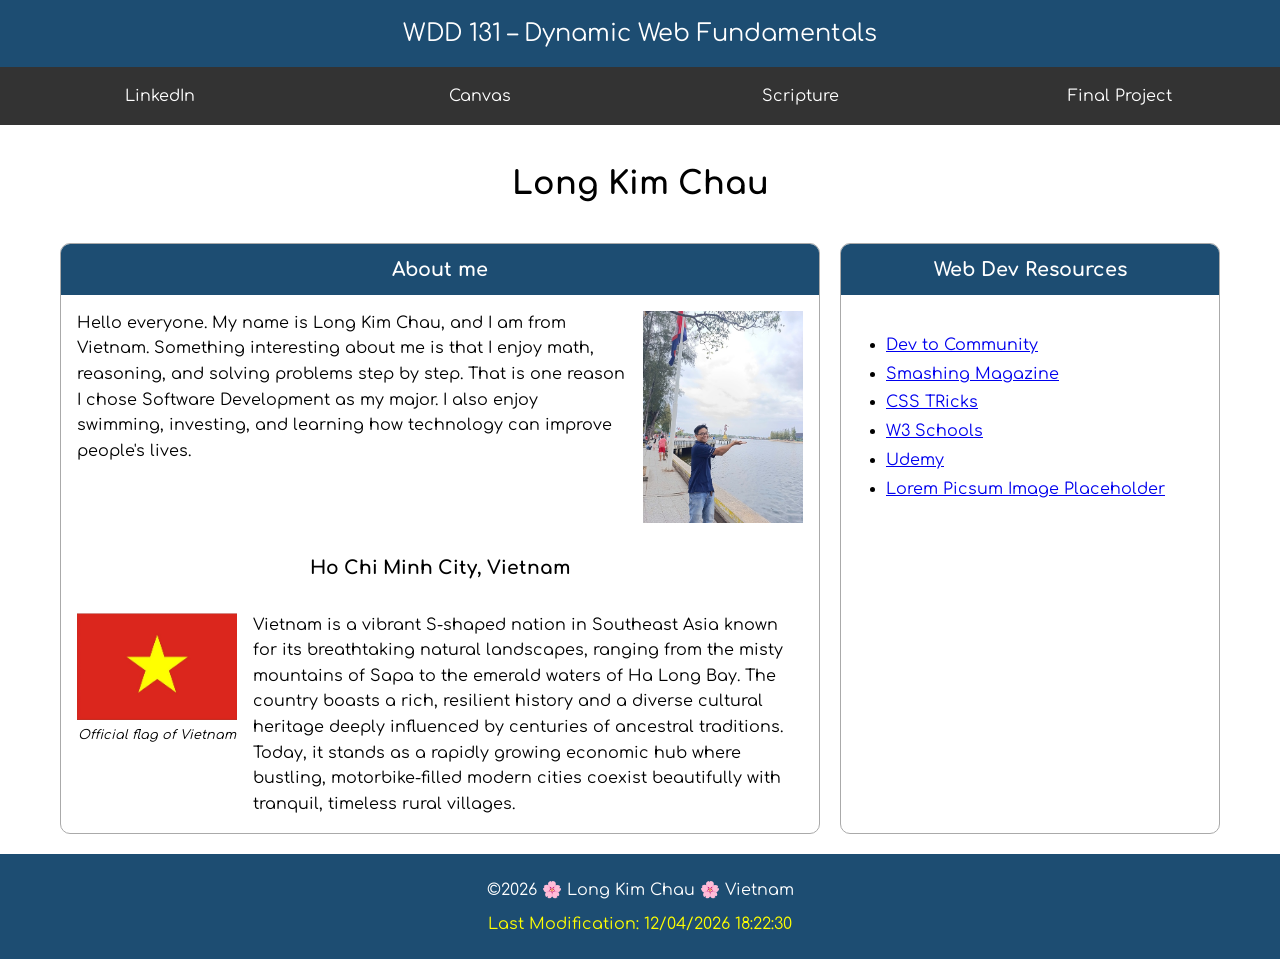
<file: index.html>
<!DOCTYPE html>
<html lang="en-US">

<head>
    <meta charset="UTF-8">
    <meta name="viewport" content="width=device-width, initial-scale=1.0">
    <title>WDD 131 – Dynamic Web Fundamentals – Long Kim Chau</title>
    <meta name="description" content="WDD 131 – Dynamic Web Fundamentals - Coded by an handsome guy namedLong Kim Chau">
    <meta name="author" content="Long Kim Chau">
    <link rel="stylesheet" href="styles/base.css">
    <script src="scripts/getdates.js" defer></script>
    <link rel="preconnect" href="https://fonts.googleapis.com">
    <link rel="preconnect" href="https://fonts.gstatic.com" crossorigin>
    <link href="https://fonts.googleapis.com/css2?family=Comfortaa:wght@300..700&display=swap" rel="stylesheet">
</head>

<body>
    <!-------------------------------------------------------------------------------------------------------------------------------->
    <!----------------------------------------------------HEADER SECTION-------------------------------------------------------------->
    <!-------------------------------------------------------------------------------------------------------------------------------->
    <header>
        <div id="course-title-container">
            <span id="course-title">WDD 131 – Dynamic Web Fundamentals</span>
        </div>
        
        <div id="nav-container">
            <nav>
                <ul>
                    <li><a href="https://www.linkedin.com/in/long-chau-104b15412/">LinkedIn</a></li>
                    <li><a href="https://byupw.instructure.com/">Canvas</a></li>
                    <li><a href="https://www.churchofjesuschrist.org/study/scriptures/nt/2-tim/4?lang=eng&id=p7#p7">Scripture</a></li>
                    <li><a href="#">Final Project</a></li>
                </ul>
            </nav>
        </div>
    </header>


    <!-------------------------------------------------------------------------------------------------------------------------------->
    <!----------------------------------------------------MAIN SECTION---------------------------------------------------------------->
    <!-------------------------------------------------------------------------------------------------------------------------------->
    <main>
        <h1>Long Kim Chau</h1>
        <!-----------------------  MAIN - LEFT ------------------------->
        <section class="card">
            <h2>About me</h2>
            <div class="about-intro">
                <p>Hello everyone. My name is Long Kim Chau, and I am from Vietnam. Something interesting about me
                    is that I enjoy math, reasoning, and solving problems step by step. That is one reason I chose
                    Software Development as my major. I also enjoy swimming, investing, and learning how technology can
                    improve people's lives.
                </p>
                <img src="images/profile.jpg" alt="Long Kim Chau">
            </div>

            <h3>Ho Chi Minh City, Vietnam</h3>
            <div class="vietnam-info">
                <figure class="flag-figure">
                    <img src="images/vietnam.jpg" alt="Vietnam">
                    <figcaption>Official flag of Vietnam</figcaption>
                </figure>
                <p>Vietnam is a vibrant S-shaped nation in Southeast Asia known for its breathtaking natural
                    landscapes, ranging from the misty mountains of Sapa to the emerald waters of Ha Long Bay. The
                    country boasts a rich, resilient history and a diverse cultural heritage deeply influenced by
                    centuries of ancestral traditions. Today, it stands as a rapidly growing economic hub where
                    bustling, motorbike-filled modern cities coexist beautifully with tranquil, timeless rural villages.
                </p>
            </div>
        </section>

        <!------------------------  MAIN - RIGHT ----------------------->
        <section class="card">
            <h2>Web Dev Resources</h2>
            <ul>
                <li><a href="#">Dev to Community</a></li>
                <li><a href="#">Smashing Magazine</a></li>
                <li><a href="#">CSS TRicks</a></li>
                <li><a href="#">W3 Schools</a></li>
                <li><a href="#">Udemy</a></li>
                <li><a href="#">Lorem Picsum Image Placeholder</a></li>
            </ul>
        </section>
    </main>



    <!-------------------------------------------------------------------------------------------------------------------------------->
    <!----------------------------------------------------FOOTER SECTION-------------------------------------------------------------->
    <!-------------------------------------------------------------------------------------------------------------------------------->
    <footer>
        <p>
            <span>©</span><span id="currentyear"></span>
            <span> 🌸 </span>
            <span>Long Kim Chau</span>
            <span> 🌸 </span>
            <span>Vietnam</span>
        </p>
        <p><span id="lastModifiedLabel">Last Modification:</span> <span id="lastModified"></span></p>
    </footer>
</body>

</html>
</file>
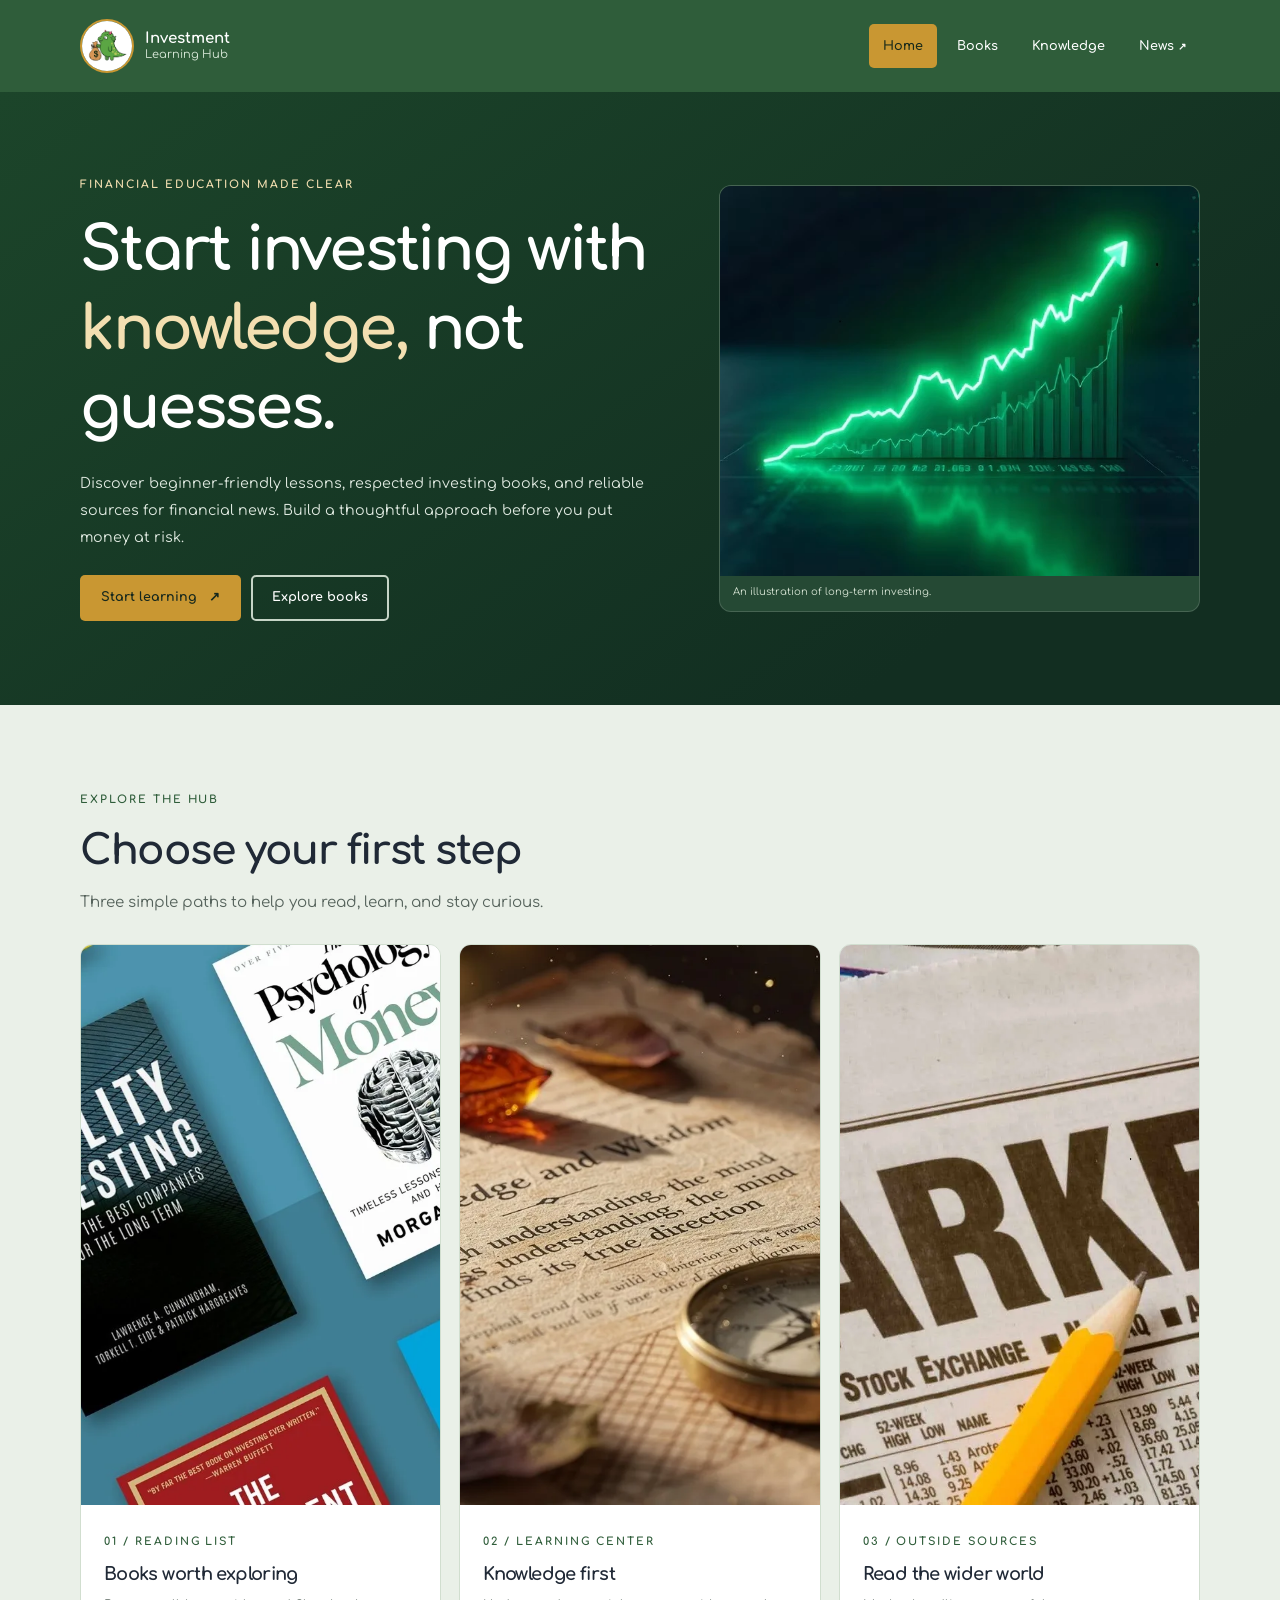
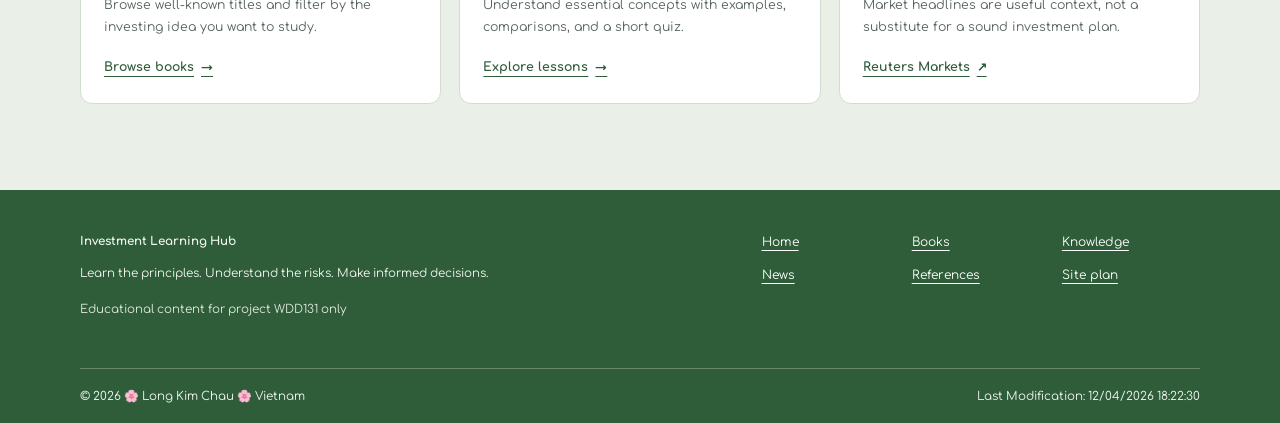
<file: project/index.html>
<!DOCTYPE html>
<html lang="en-US">
<head>
    <meta charset="UTF-8">
    <meta name="viewport" content="width=device-width, initial-scale=1.0">
    <meta name="description" content="Learn investing fundamentals, explore investment books, and follow trustworthy financial resources.">
    <meta name="author" content="Long Kim Chau">
    <meta name="theme-color" content="#2F5D3A">
    <title>Home | Investment Learning Hub</title>
    <link rel="preconnect" href="https://fonts.googleapis.com">
    <link rel="preconnect" href="https://fonts.gstatic.com" crossorigin>
    <link rel="stylesheet" href="styles/common.css">
    <link rel="stylesheet" href="styles/index.css">
    <link rel="stylesheet" href="styles/common-large.css">
    <link rel="stylesheet" href="styles/index-large.css">
    <script src="scripts/common.js" defer></script>
    <link href="https://fonts.googleapis.com/css2?family=Comfortaa:wght@300..700&display=swap" rel="stylesheet">
    <link rel="icon" href="images/investment-logo.webp">
</head>
<body>
    <a class="skip-link" href="#main-content">Skip to main content</a>
    <!-------------------------------------------------------------------------------------------------------------------------------->
    <!----------------------------------------------------HEADER SECTION-------------------------------------------------------------->
    <!-------------------------------------------------------------------------------------------------------------------------------->
    <header class="site-header">
        <div class="header-inner container">
            <a class="brand" href="index.html" aria-label="Investment Learning Hub, Home">
                <img src="images/investment-logo.webp" alt="" width="54" height="54">
                <span><strong>Investment</strong><small>Learning Hub</small></span>
            </a>
            <button class="menu-button" type="button" aria-controls="primary-navigation" aria-expanded="false" aria-label="Open navigation menu">☰</button>
            <nav id="primary-navigation" class="primary-navigation" aria-label="Main navigation">
                <a class="nav-home" aria-current="page" href="index.html">Home</a>
                <a class="nav-books" href="books.html">Books</a>
                <a class="nav-knowledge" href="knowledge.html">Knowledge</a>
                <a class="nav-news" href="https://www.reuters.com/markets/" target="_blank">News <span class="external-mark" aria-hidden="true">↗</span></a>
            </nav>
        </div>
    </header>




    <!-------------------------------------------------------------------------------------------------------------------------------->
    <!----------------------------------------------------MAIN SECTION---------------------------------------------------------------->
    <!-------------------------------------------------------------------------------------------------------------------------------->
    <main id="main-content">
    <section class="hero" aria-labelledby="hero-heading">
        <div class="container hero-grid">
            <div class="hero-copy">
                <p class="eyebrow eyebrow-light">FINANCIAL EDUCATION MADE CLEAR</p>
                <h1 id="hero-heading">Start investing with <em>knowledge,</em> not guesses.</h1>
                <p class="hero-lead">Discover beginner-friendly lessons, respected investing books, and reliable sources for financial news. Build a thoughtful approach before you put money at risk.</p>
                <div class="hero-actions">
                    <a class="button button-gold" href="knowledge.html">Start learning <span aria-hidden="true">↗</span></a>
                    <a class="button button-outline-light" href="books.html">Explore books</a>
                </div>
            </div>
            <figure class="hero-art">
                <img src="images/investment-uptrend.webp" alt="Illustrated financial chart with an upward gold line; not real market data" width="1000" height="770" fetchpriority="high">
                <figcaption>An illustration of long-term investing.</figcaption>
            </figure>
        </div>
    </section>

    <section class="explore-section section-space" aria-labelledby="explore-heading">
        <div class="container">
            <div class="section-heading">
                <p class="eyebrow">EXPLORE THE HUB</p>
                <h2 id="explore-heading">Choose your first step</h2>
                <p>Three simple paths to help you read, learn, and stay curious.</p>
            </div>
            <div class="explore-grid">
                <article class="explore-card">
                    <img src="images/books-feature.webp" alt="Original illustration of an investment book with a gold bookmark" width="840" height="560" loading="lazy" decoding="async">
                    <div class="explore-card-body">
                        <span class="card-overline">01 / READING LIST</span>
                        <h3>Books worth exploring</h3>
                        <p>Browse well-known titles and filter by the investing idea you want to study.</p>
                        <a class="text-link" href="books.html">Browse books <span aria-hidden="true">→</span></a>
                    </div>
                </article>
                <article class="explore-card">
                    <img src="images/knowledge-feature.webp" alt="Original illustration of financial learning notes and charts" width="840" height="560" loading="lazy" decoding="async">
                    <div class="explore-card-body"><span class="card-overline">02 / LEARNING CENTER</span><h3>Knowledge first</h3><p>Understand essential concepts with examples, comparisons, and a short quiz.</p><a class="text-link" href="knowledge.html">Explore lessons <span aria-hidden="true">→</span></a></div>
                </article>
                <article class="explore-card">
                    <img src="images/news-feature.webp" alt="Original illustration of a financial news page" width="840" height="560" loading="lazy" decoding="async">
                    <div class="explore-card-body"><span class="card-overline">03 / OUTSIDE SOURCES</span><h3>Read the wider world</h3><p>Market headlines are useful context, not a substitute for a sound investment plan.</p><a class="text-link" href="https://www.reuters.com/markets/" target="_blank">Reuters Markets <span aria-hidden="true">↗</span></a></div>
                </article>
            </div>
        </div>
    </section>

    </main>




    <!-------------------------------------------------------------------------------------------------------------------------------->
    <!----------------------------------------------------FOOTER SECTION-------------------------------------------------------------->
    <!-------------------------------------------------------------------------------------------------------------------------------->
    <footer class="site-footer">
        <div class="container footer-grid">
            <div>
                <p class="footer-brand">Investment Learning Hub</p>
                <p>Learn the principles. Understand the risks. Make informed decisions.</p>
                <p class="disclaimer">Educational content for project WDD131 only</p>
            </div>
            <div class="footer-links">
                <a href="index.html">Home</a>
                <a href="books.html">Books</a>
                <a href="knowledge.html">Knowledge</a>
                <a href="https://www.reuters.com/markets/" target="_blank">News</a>
                <a href="references.html">References</a>
                <a href="siteplan.html">Site plan</a>
            </div>
        </div>
        <div class="container footer-bottom">
            <p>© <span id="currentyear">2026</span> 🌸 Long Kim Chau 🌸 Vietnam</p>
            <p>Last Modification: <span id="lastModified">—</span></p>
        </div>
    </footer>
</body>
</html>
</file>
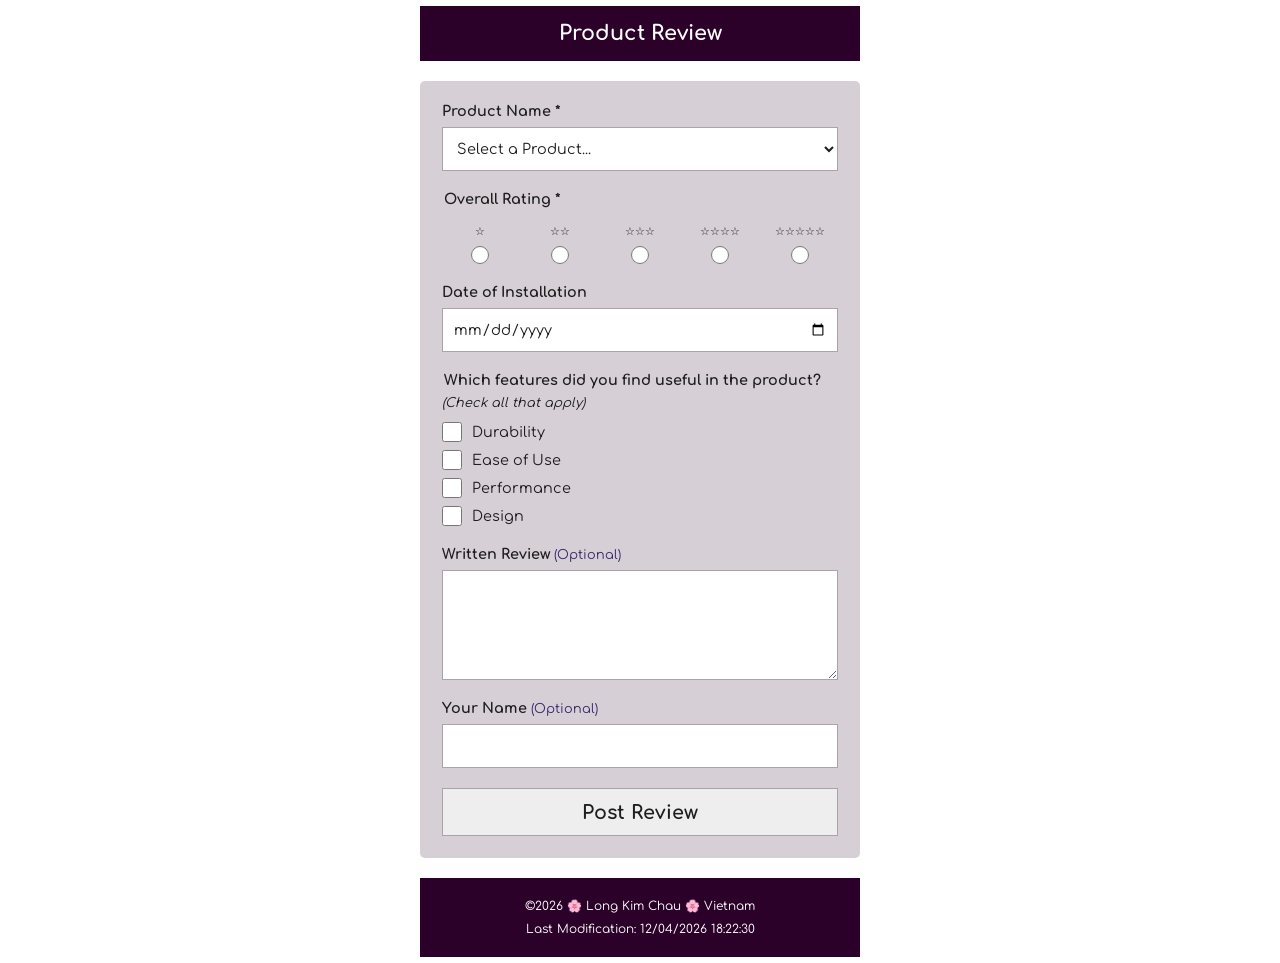
<file: form.html>
<!DOCTYPE html>
<html lang="en-US">

<head>
    <meta charset="UTF-8">
    <meta name="viewport" content="width=device-width, initial-scale=1.0">
    <title>FORM | WDD 131 | Long Kim Chau</title>
    <meta name="description" content="WDD 131 – Dynamic Web Fundamentals - Coded by a handsome guy named Long Kim Chau">
    <meta name="author" content="Long Kim Chau">
    <link rel="stylesheet" href="styles/form.css">
    <link rel="stylesheet" href="styles/form-large.css">
    <script src="scripts/form.js" defer></script>
    <link rel="preconnect" href="https://fonts.googleapis.com">
    <link rel="preconnect" href="https://fonts.gstatic.com" crossorigin>
    <link href="https://fonts.googleapis.com/css2?family=Comfortaa:wght@300..700&display=swap" rel="stylesheet">
</head>

<body>
    <!-------------------------------------------------------------------------------------------------------------------------------->
    <!----------------------------------------------------HEADER SECTION-------------------------------------------------------------->
    <!-------------------------------------------------------------------------------------------------------------------------------->
    <header>
        <h1>Product Review</h1>
    </header>


    <!-------------------------------------------------------------------------------------------------------------------------------->
    <!----------------------------------------------------MAIN SECTION---------------------------------------------------------------->
    <!-------------------------------------------------------------------------------------------------------------------------------->
    
    <main>
        <form action="review.html" method="get">

            <!-- 1. Product Name -->
            <div class="form-item">
                <label for="product-name">Product Name *</label>
                <select id="product-name" name="product" required>
                    <option value="" disabled selected>
                        Select a Product...
                    </option>
                </select>
            </div>

            
            <!-- 2. Overall Rating -->
            <fieldset class="rating-group">
                <legend>Overall Rating *</legend>

                <div class="rating-options">
                    <label for="rating-1">
                        <input type="radio" id="rating-1" name="rating" value="1" required>
                        ☆
                    </label>

                    <label for="rating-2">
                        <input type="radio" id="rating-2" name="rating" value="2" required>
                        ☆☆
                    </label>

                    <label for="rating-3">
                        <input type="radio" id="rating-3" name="rating" value="3" required>
                        ☆☆☆
                    </label>

                    <label for="rating-4">
                        <input type="radio" id="rating-4" name="rating" value="4" required>
                        ☆☆☆☆
                    </label>

                    <label for="rating-5">
                        <input type="radio" id="rating-5" name="rating" value="5" required>
                        ☆☆☆☆☆
                    </label>
                </div>
            </fieldset>

            <!-- 3. Date of Installation -->
            <div class="form-item">
                <label for="installation-date">Date of Installation</label>
                <input
                    type="date"
                    id="installation-date"
                    name="installation-date"
                    required
                >
            </div>

            <!-- 4. Useful Features -->
            <fieldset class="features-group">
                <legend>Which features did you find useful in the product?</legend>

                <p><em>(Check all that apply)</em></p>

                <div class="features-options">

                    <label for="durability">
                        <input type="checkbox" id="durability" name="features" value="Durability">
                        Durability
                    </label>

                    <label for="ease-of-use">
                        <input type="checkbox" id="ease-of-use" name="features" value="Ease of Use">
                        Ease of Use
                    </label>

                    <label for="performance">
                        <input type="checkbox" id="performance" name="features" value="Performance">
                        Performance
                    </label>

                    <label for="design">
                        <input type="checkbox" id="design" name="features" value="Design">
                        Design
                    </label>

                </div>
            </fieldset>
    
            <!-- 5. Written Review -->
            <div class="form-item">
                <label for="written-review">
                    Written Review <span>(Optional)</span>
                </label>

                <textarea
                    id="written-review"
                    name="written-review"
                    rows="5"
                ></textarea>
            </div>

            <!-- 6. Your Name -->
            <div class="form-item">
                <label for="reviewer-name">
                    Your Name <span>(Optional)</span>
                </label>

                <input
                    type="text"
                    id="reviewer-name"
                    name="reviewer-name"
                    autocomplete="name"
                >
            </div>

            <!-- Submit Button -->
            <input type="submit" value="Post Review">

        </form>
    </main>




    <!-------------------------------------------------------------------------------------------------------------------------------->
    <!----------------------------------------------------FOOTER SECTION-------------------------------------------------------------->
    <!-------------------------------------------------------------------------------------------------------------------------------->
    <footer>
        <p>
            <span>©</span><span id="currentyear"></span>
            <span> 🌸 </span>
            <span>Long Kim Chau</span>
            <span> 🌸 </span>
            <span>Vietnam</span>
        </p>
        <p><span id="lastModifiedLabel">Last Modification:</span> <span id="lastModified"></span></p>
    </footer>
</body>

</html>
</file>
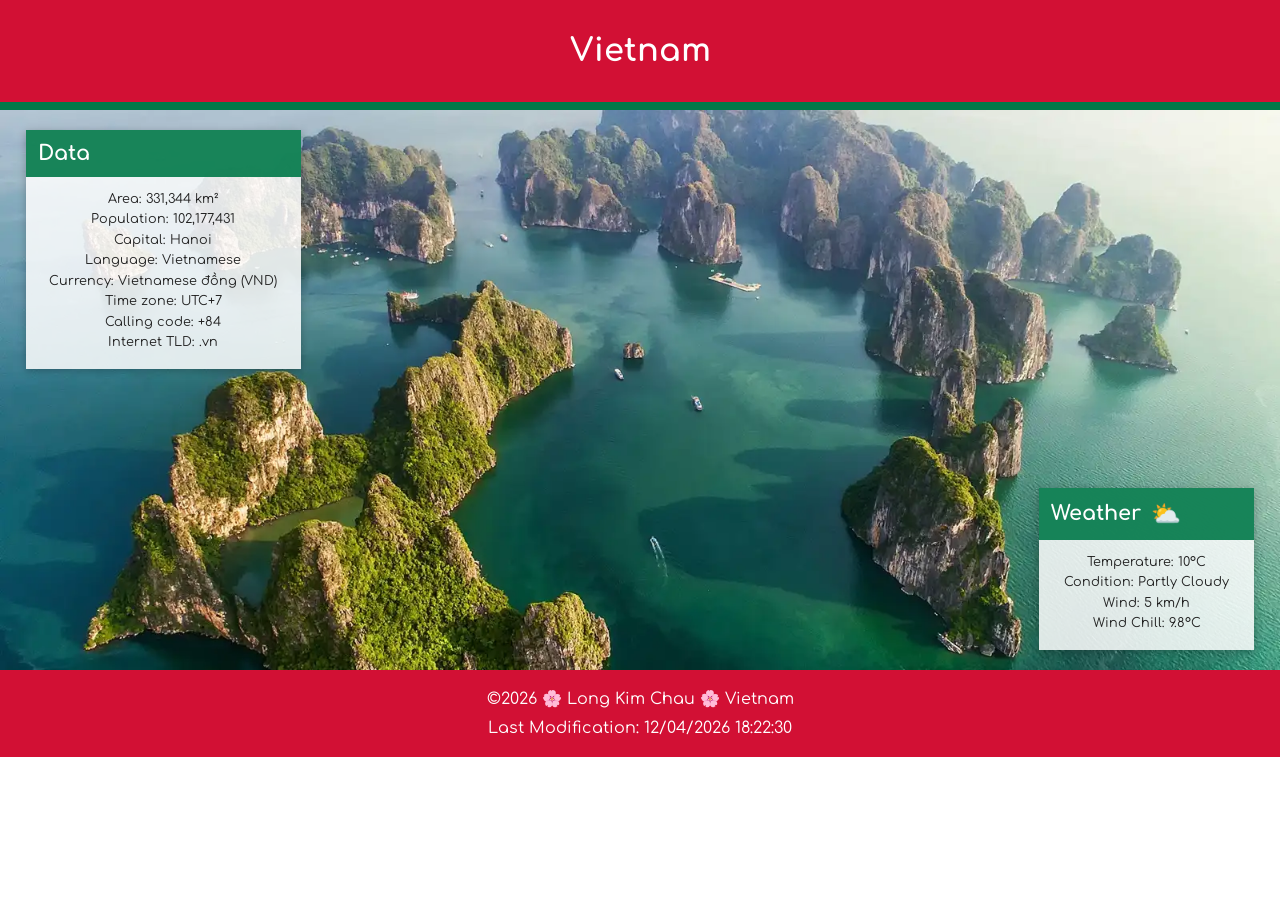
<file: place.html>
<!DOCTYPE html>
<html lang="en-US">

<head>
    <meta charset="UTF-8">
    <meta name="viewport" content="width=device-width, initial-scale=1.0">
    <title>WDD 131 – Dynamic Web Fundamentals – Long Kim Chau</title>
    <meta name="description" content="WDD 131 – Dynamic Web Fundamentals - Coded by an handsome guy namedLong Kim Chau">
    <meta name="author" content="Long Kim Chau">
    <link rel="stylesheet" href="styles/place.css">
    <link rel="stylesheet" href="styles/place-large.css">
    <script src="scripts/place.js" defer></script>
    <link rel="preconnect" href="https://fonts.googleapis.com">
    <link rel="preconnect" href="https://fonts.gstatic.com" crossorigin>
    <link href="https://fonts.googleapis.com/css2?family=Comfortaa:wght@300..700&display=swap" rel="stylesheet">
</head>

<body>
    <!-------------------------------------------------------------------------------------------------------------------------------->
    <!----------------------------------------------------HEADER SECTION-------------------------------------------------------------->
    <!-------------------------------------------------------------------------------------------------------------------------------->
    <header>
        <h1>Vietnam</h1>
    </header>


    <!-------------------------------------------------------------------------------------------------------------------------------->
    <!----------------------------------------------------MAIN SECTION---------------------------------------------------------------->
    <!-------------------------------------------------------------------------------------------------------------------------------->
    <main>
        <!-- Green spacing -->
        <div id="main-space"></div>

        <!-- Layer 2: Hero Image -->
        <picture id="hero-image">
            <source media="(max-width: 767px)" srcset="images/place-main-mobile-view.webp" width="600" height="900">
            <img src="images/place-main-desktop-view.webp" alt="Beautiful landscape of Vietnam" width="1600" height="700">
        </picture>

        <!-- Layer 3: Data and Weather -->
        <div id="main-content">
            <div id="main-content-data-section">
                <h2>Data</h2>
                <ul>
                    <li>Area: 331,344 km²</li>
                    <li>Population: 102,177,431</li>
                    <li>Capital: Hanoi</li>
                    <li>Language: Vietnamese</li>
                    <li>Currency: Vietnamese đồng (VND)</li>
                    <li>Time zone: UTC+7</li>
                    <li>Calling code: +84</li>
                    <li>Internet TLD: .vn</li>
                </ul>
            </div>
            <div id="main-content-weather-section">
                <h2>Weather</h2>
                <img src="images/icon-weather.svg" alt="Weather Icon">
                <ul>
                    <li>Temperature: 10°C</li>
                    <li>Condition: Partly Cloudy</li>
                    <li>Wind: 5 km/h</li>
                    <li>Wind Chill: <span id="wind-chill"></span></li>
                </ul>
            </div>
        </div>
    </main>



    <!-------------------------------------------------------------------------------------------------------------------------------->
    <!----------------------------------------------------FOOTER SECTION-------------------------------------------------------------->
    <!-------------------------------------------------------------------------------------------------------------------------------->
    <footer>
        <p>
            <span>©</span><span id="currentyear"></span>
            <span> 🌸 </span>
            <span>Long Kim Chau</span>
            <span> 🌸 </span>
            <span>Vietnam</span>
        </p>
        <p><span id="lastModifiedLabel">Last Modification:</span> <span id="lastModified"></span></p>
    </footer>
</body>

</html>
</file>
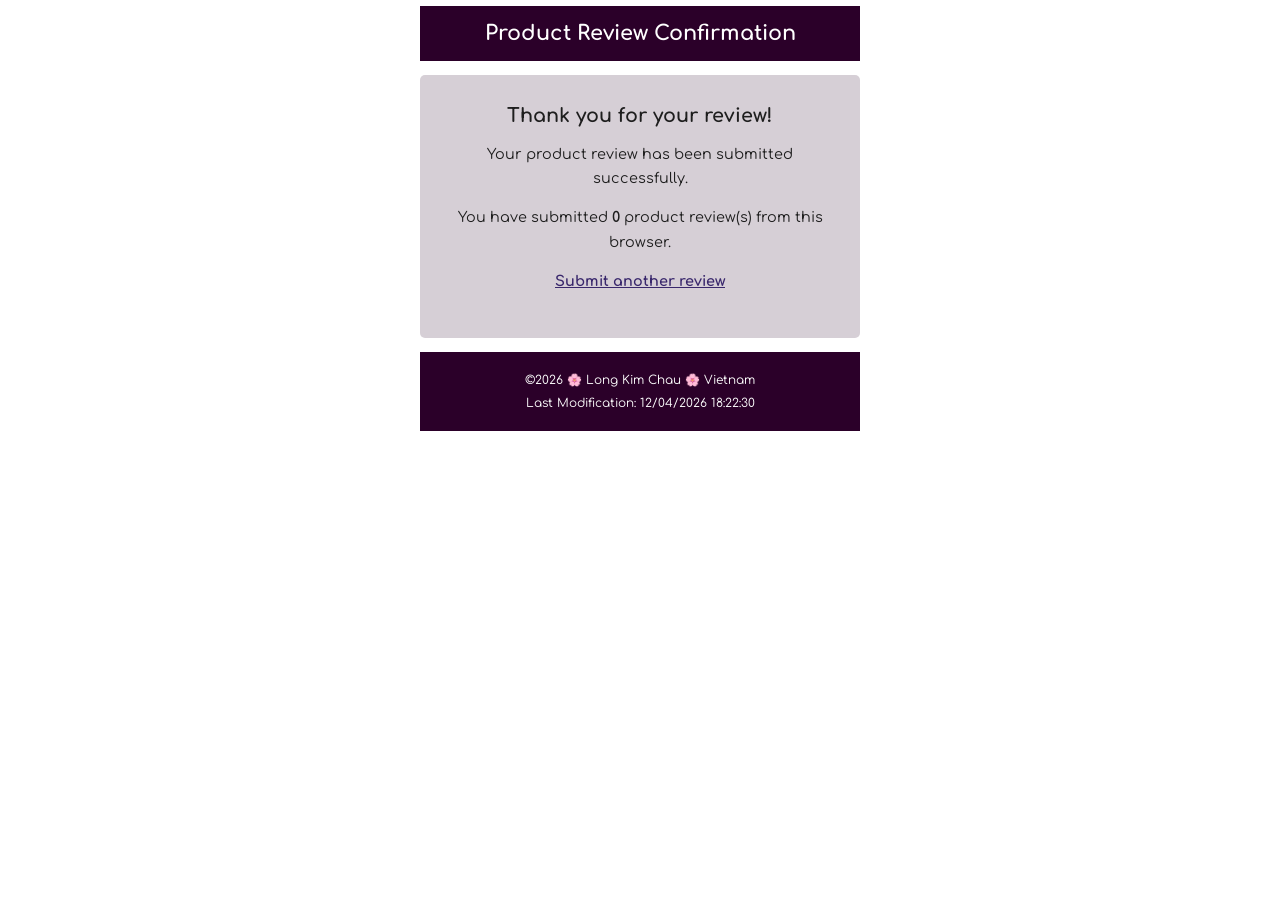
<file: review.html>
<!DOCTYPE html>
<html lang="en-US">

<head>
    <meta charset="UTF-8">
    <meta name="viewport" content="width=device-width, initial-scale=1.0">
    <title>REVIEW | WDD 131 | Long Kim Chau</title>
    <meta name="description" content="WDD 131 – Dynamic Web Fundamentals - Coded by a handsome guy named Long Kim Chau">
    <meta name="author" content="Long Kim Chau">
    <link rel="stylesheet" href="styles/form.css">
    <link rel="stylesheet" href="styles/form-large.css">
    <script src="scripts/review.js" defer></script>
    <link rel="preconnect" href="https://fonts.googleapis.com">
    <link rel="preconnect" href="https://fonts.gstatic.com" crossorigin>
    <link href="https://fonts.googleapis.com/css2?family=Comfortaa:wght@300..700&display=swap" rel="stylesheet">
</head>

<body>
    <!-------------------------------------------------------------------------------------------------------------------------------->
    <!----------------------------------------------------HEADER SECTION-------------------------------------------------------------->
    <!-------------------------------------------------------------------------------------------------------------------------------->
    <header>
        <h1>Product Review Confirmation</h1>
    </header>


    <!-------------------------------------------------------------------------------------------------------------------------------->
    <!----------------------------------------------------MAIN SECTION---------------------------------------------------------------->
    <!-------------------------------------------------------------------------------------------------------------------------------->
    
    <main class="confirmation">
        <h2>Thank you for your review!</h2>

        <p>Your product review has been submitted successfully.</p>

        <p>
            You have submitted
            <strong><span id="review-count">0</span></strong>
            product review(s) from this browser.
        </p>

        <p>
            <a href="form.html">Submit another review</a>
        </p>
    </main>




    <!-------------------------------------------------------------------------------------------------------------------------------->
    <!----------------------------------------------------FOOTER SECTION-------------------------------------------------------------->
    <!-------------------------------------------------------------------------------------------------------------------------------->
    <footer>
        <p>
            <span>©</span><span id="currentyear"></span>
            <span> 🌸 </span>
            <span>Long Kim Chau</span>
            <span> 🌸 </span>
            <span>Vietnam</span>
        </p>
        <p><span id="lastModifiedLabel">Last Modification:</span> <span id="lastModified"></span></p>
    </footer>
</body>

</html>
</file>
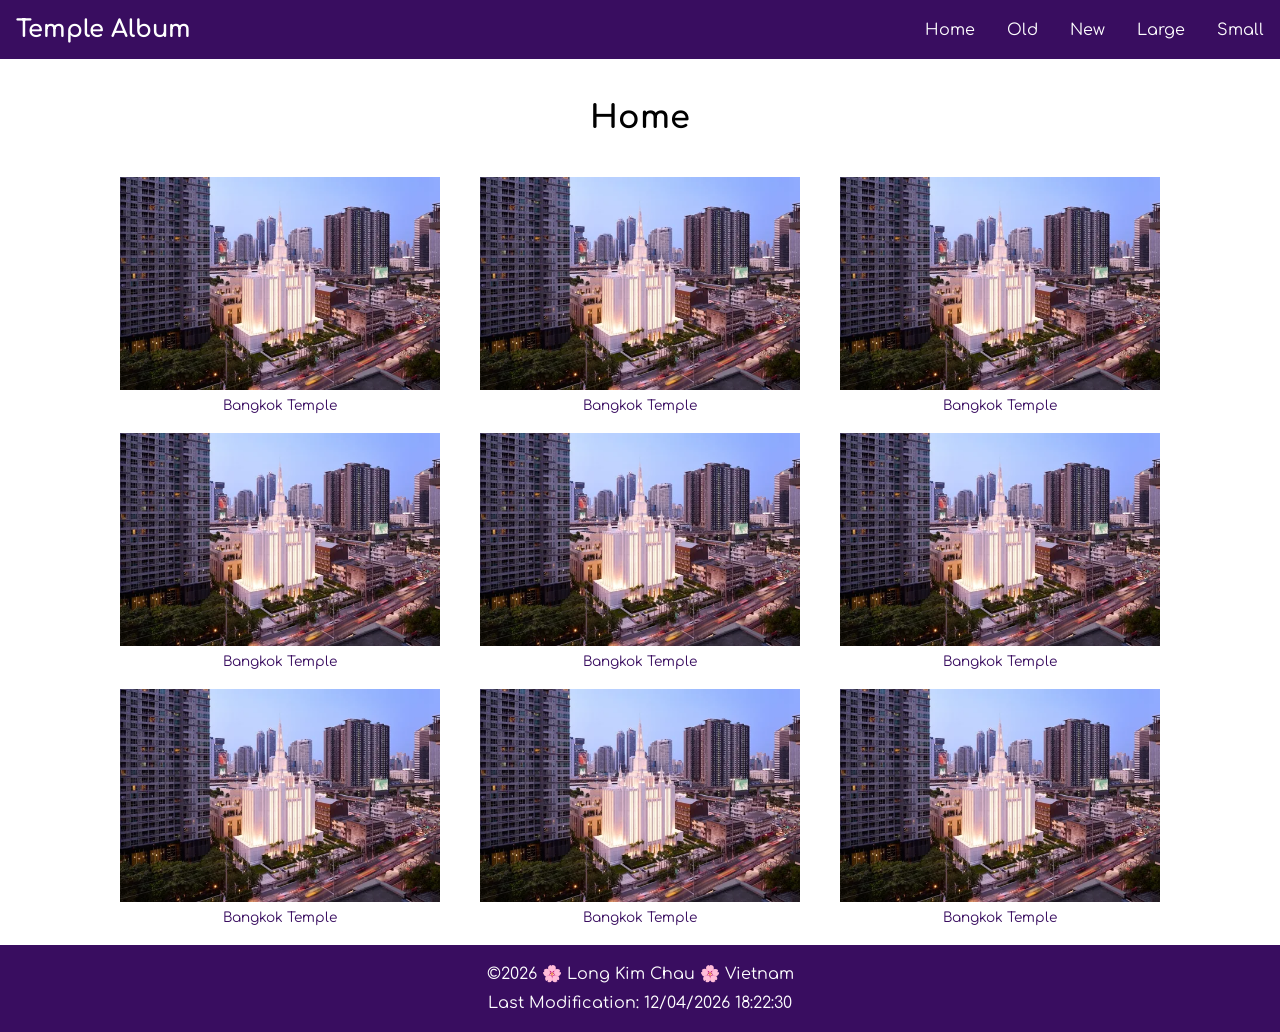
<file: temples.html>
<!DOCTYPE html>
<html lang="en-US">

<head>
    <meta charset="UTF-8">
    <meta name="viewport" content="width=device-width, initial-scale=1.0">
    <title>WDD 131 – Dynamic Web Fundamentals – Long Kim Chau</title>
    <meta name="description" content="WDD 131 – Dynamic Web Fundamentals - Coded by an handsome guy namedLong Kim Chau">
    <meta name="author" content="Long Kim Chau">
    <link rel="stylesheet" href="styles/temples.css">
    <link rel="stylesheet" href="styles/temples-large.css">
    <script src="scripts/temples.js" defer></script>
    <link rel="preconnect" href="https://fonts.googleapis.com">
    <link rel="preconnect" href="https://fonts.gstatic.com" crossorigin>
    <link href="https://fonts.googleapis.com/css2?family=Comfortaa:wght@300..700&display=swap" rel="stylesheet">
</head>

<body>
    <!-------------------------------------------------------------------------------------------------------------------------------->
    <!----------------------------------------------------HEADER SECTION-------------------------------------------------------------->
    <!-------------------------------------------------------------------------------------------------------------------------------->
    <header>
        <span>Temple Album</span>

        <!-- Navigation section -->
        <button id="menu-button" aria-label="Open navigation menu" aria-controls="primary-navigation" aria-expanded="false">☰</button>
        <nav id="primary-navigation">
            <ul>
                <li><a href="index.html">Home</a></li>
                <li><a href="#">Old</a></li>
                <li><a href="#">New</a></li>
                <li><a href="#">Large</a></li>
                <li><a href="#">Small</a></li>
            </ul>
        </nav>
    </header>


    <!-------------------------------------------------------------------------------------------------------------------------------->
    <!----------------------------------------------------MAIN SECTION---------------------------------------------------------------->
    <!-------------------------------------------------------------------------------------------------------------------------------->
    <main>
        <h1>Home</h1>
        <figure>
                    <img src="images/temple-bangkok.webp" alt="Bangkok Temple">
                    <figcaption>Bangkok Temple</figcaption>
        </figure>
                <figure>
                    <img src="images/temple-bangkok.webp" alt="Bangkok Temple">
                    <figcaption>Bangkok Temple</figcaption>
        </figure>
                <figure>
                    <img src="images/temple-bangkok.webp" alt="Bangkok Temple">
                    <figcaption>Bangkok Temple</figcaption>
        </figure>
                <figure>
                    <img src="images/temple-bangkok.webp" alt="Bangkok Temple">
                    <figcaption>Bangkok Temple</figcaption>
        </figure>
                <figure>
                    <img src="images/temple-bangkok.webp" alt="Bangkok Temple">
                    <figcaption>Bangkok Temple</figcaption>
        </figure>
                <figure>
                    <img src="images/temple-bangkok.webp" alt="Bangkok Temple">
                    <figcaption>Bangkok Temple</figcaption>
        </figure>
                <figure>
                    <img src="images/temple-bangkok.webp" alt="Bangkok Temple">
                    <figcaption>Bangkok Temple</figcaption>
        </figure>
                <figure>
                    <img src="images/temple-bangkok.webp" alt="Bangkok Temple">
                    <figcaption>Bangkok Temple</figcaption>
        </figure>
                <figure>
                    <img src="images/temple-bangkok.webp" alt="Bangkok Temple">
                    <figcaption>Bangkok Temple</figcaption>
        </figure>
    </main>



    <!-------------------------------------------------------------------------------------------------------------------------------->
    <!----------------------------------------------------FOOTER SECTION-------------------------------------------------------------->
    <!-------------------------------------------------------------------------------------------------------------------------------->
    <footer>
        <p>
            <span>©</span><span id="currentyear"></span>
            <span> 🌸 </span>
            <span>Long Kim Chau</span>
            <span> 🌸 </span>
            <span>Vietnam</span>
        </p>
        <p><span id="lastModifiedLabel">Last Modification:</span> <span id="lastModified"></span></p>
    </footer>
</body>

</html>
</file>
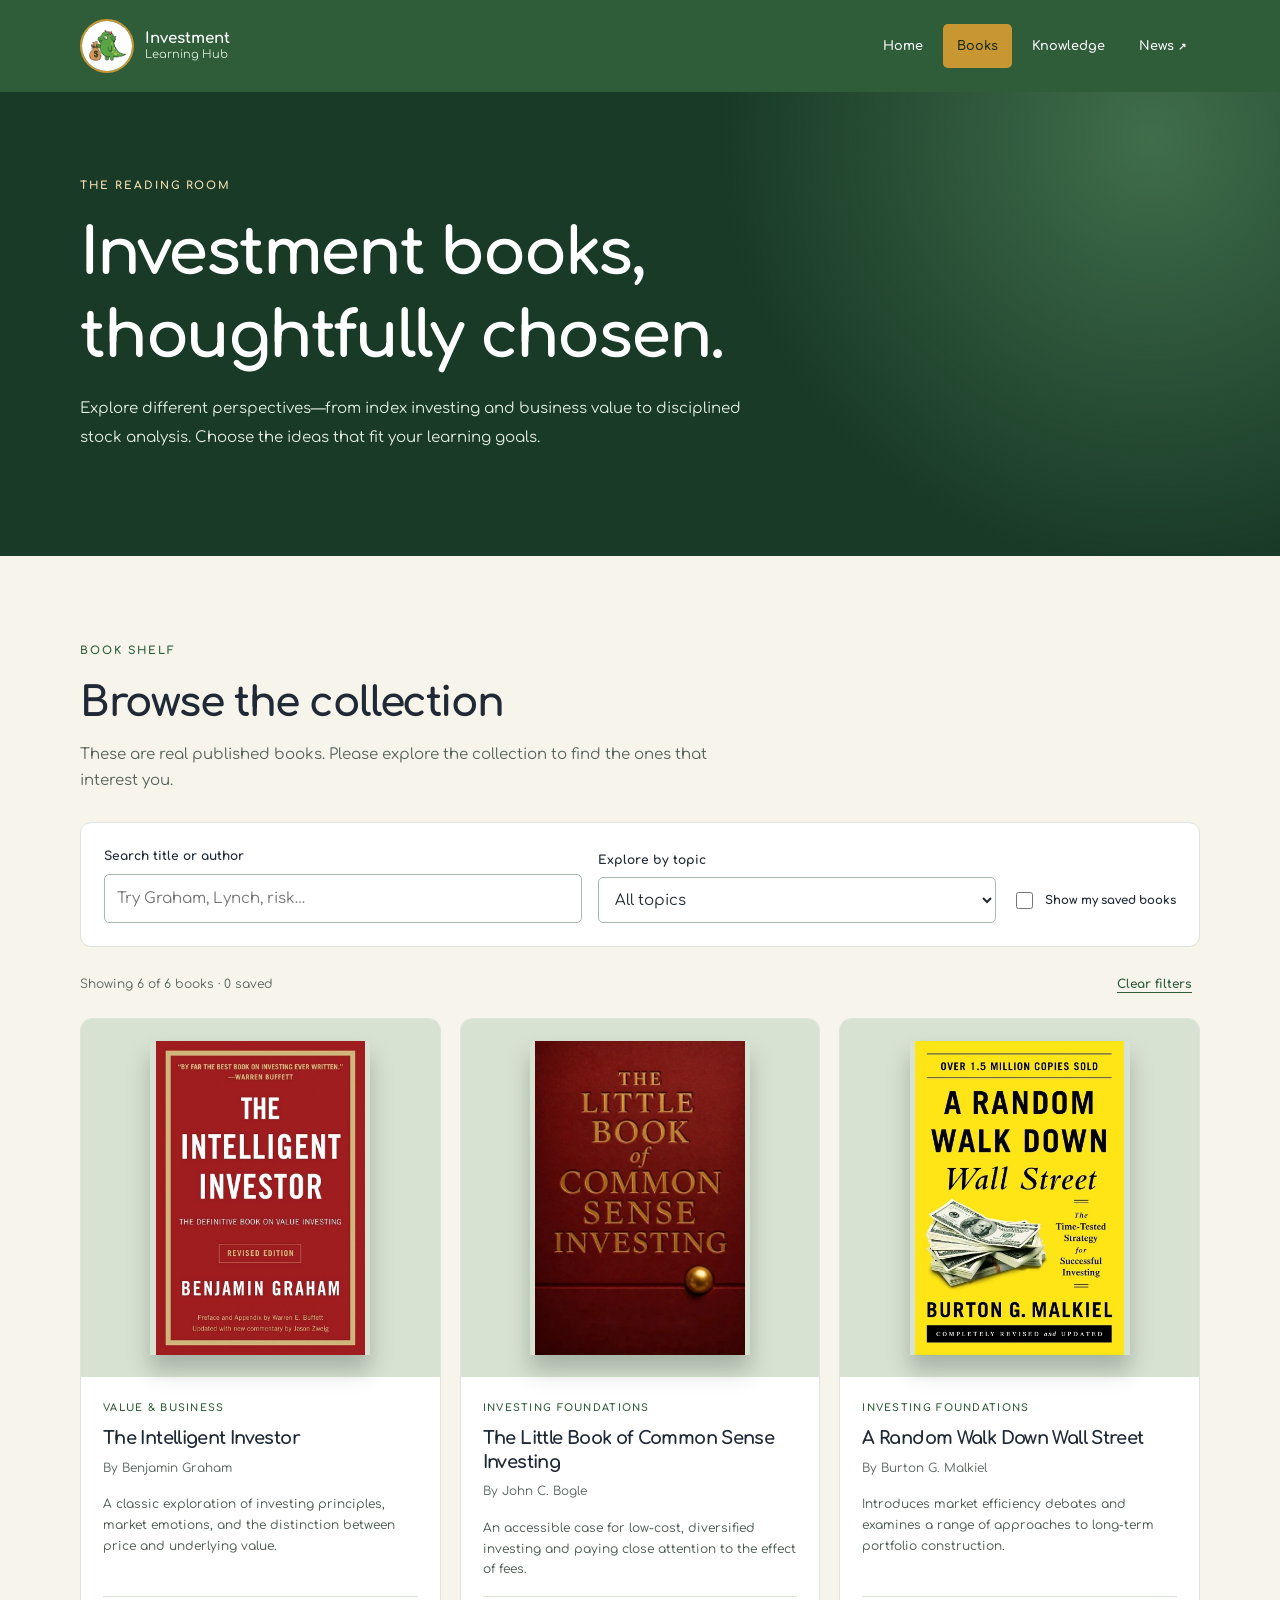
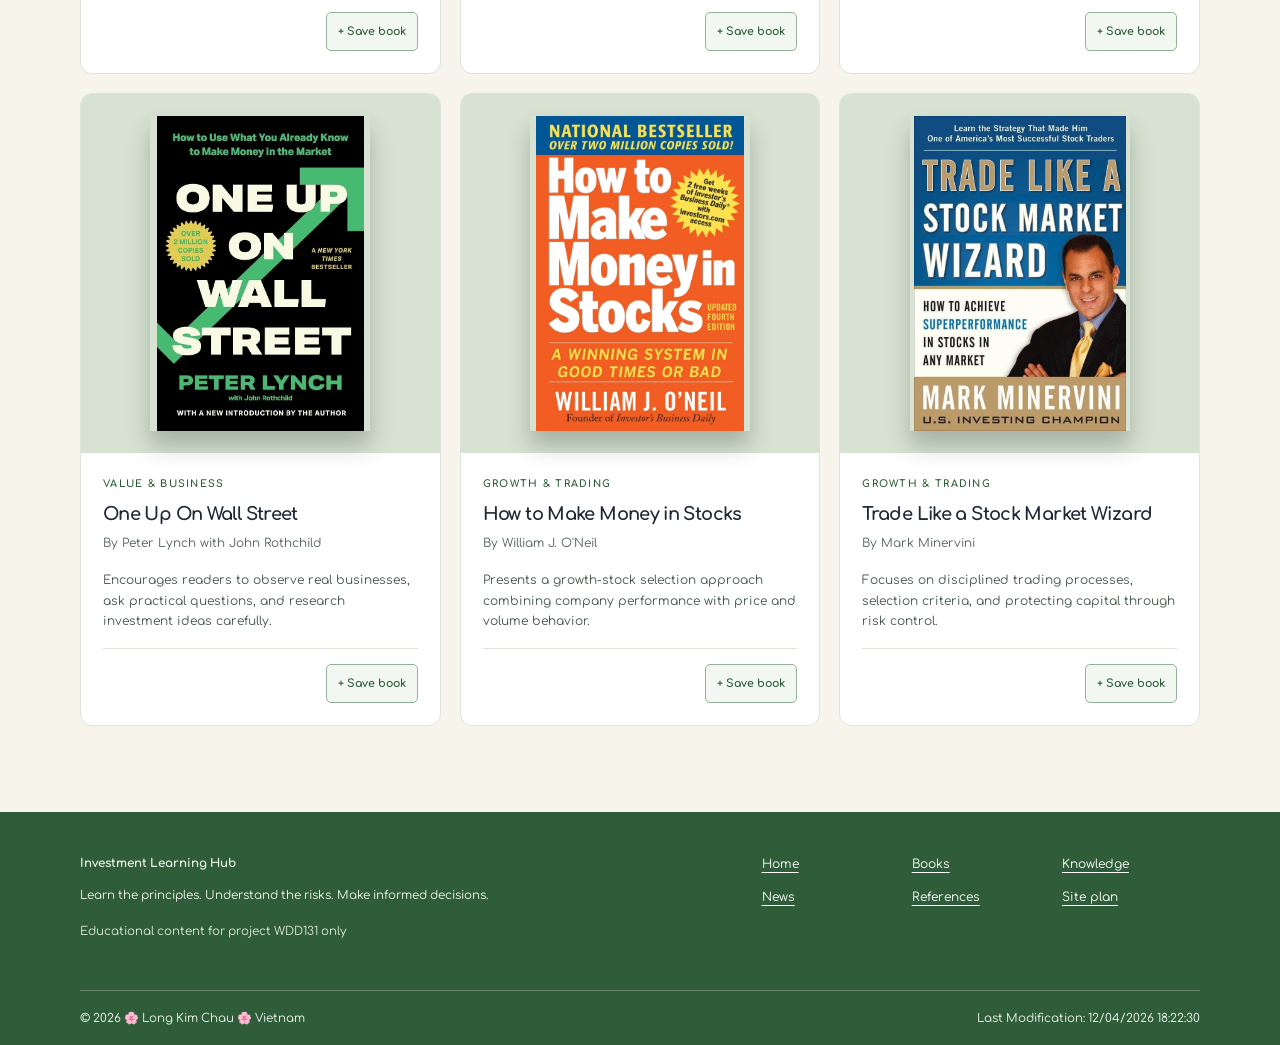
<file: project/books.html>
<!DOCTYPE html>
<html lang="en-US">
<head>
    <meta charset="UTF-8">
    <meta name="viewport" content="width=device-width, initial-scale=1.0">
    <meta name="description" content="Explore six influential investment books, filter by topic, and save books to read later.">
    <meta name="author" content="Long Kim Chau">
    <meta name="theme-color" content="#2F5D3A">
    <title>Books | Investment Learning Hub</title>
    <link rel="preconnect" href="https://fonts.googleapis.com">
    <link rel="preconnect" href="https://fonts.gstatic.com" crossorigin>
    <link rel="stylesheet" href="styles/common.css">
    <link rel="stylesheet" href="styles/books.css">
    <link rel="stylesheet" href="styles/common-large.css">
    <link rel="stylesheet" href="styles/books-large.css">
    <script src="scripts/common.js" defer></script>
    <script src="scripts/books.js" defer></script>
    <link href="https://fonts.googleapis.com/css2?family=Comfortaa:wght@300..700&display=swap" rel="stylesheet">
    <link rel="icon" href="images/investment-logo.webp">
</head>

<body>
    <a class="skip-link" href="#main-content">Skip to main content</a>
    <!-------------------------------------------------------------------------------------------------------------------------------->
    <!----------------------------------------------------HEADER SECTION-------------------------------------------------------------->
    <!-------------------------------------------------------------------------------------------------------------------------------->
    <header class="site-header">
        <div class="header-inner container">
            <a class="brand" href="index.html" aria-label="Investment Learning Hub, Home">
                <img src="images/investment-logo.webp" alt="" width="54" height="54">
                <span><strong>Investment</strong><small>Learning Hub</small></span>
            </a>
            <button class="menu-button" type="button" aria-controls="primary-navigation" aria-expanded="false" aria-label="Open navigation menu">☰</button>
            <nav id="primary-navigation" class="primary-navigation" aria-label="Main navigation">
                <a class="nav-home" href="index.html">Home</a>
                <a class="nav-books" aria-current="page" href="books.html">Books</a>
                <a class="nav-knowledge" href="knowledge.html">Knowledge</a>
                <a class="nav-news" href="https://www.reuters.com/markets/" target="_blank">News <span class="external-mark" aria-hidden="true">↗</span></a>
            </nav>
        </div>
    </header>









    <!-------------------------------------------------------------------------------------------------------------------------------->
    <!----------------------------------------------------MAIN SECTION---------------------------------------------------------------->
    <!-------------------------------------------------------------------------------------------------------------------------------->
    <main id="main-content">
    <section class="page-banner page-banner-books">
        <div class="container page-banner-inner">
            <p class="eyebrow eyebrow-light">THE READING ROOM</p>
            <h1>Investment books, thoughtfully chosen.</h1>
            <p>Explore different perspectives—from index investing and business value to disciplined stock analysis. Choose the ideas that fit your learning goals.</p>
        </div>
    </section>
    <section class="container section-space" aria-labelledby="collection-heading">
        <div class="section-heading">
            <p class="eyebrow">BOOK SHELF</p>
            <h2 id="collection-heading">Browse the collection</h2>
            <p>These are real published books. Please explore the collection to find the ones that interest you.</p>
        </div>
        <div class="catalog-tools">
            <div class="control-field">
                <label for="book-search">Search title or author</label>
                <input id="book-search" type="search" placeholder="Try Graham, Lynch, risk…" autocomplete="off">
            </div>
            <div class="control-field">
                <label for="book-category">Explore by topic</label>
                <select id="book-category" name="category">
                    <option value="all">All topics</option>
                    <option value="foundations">Investing foundations</option>
                    <option value="value">Value & business</option>
                    <option value="growth">Growth & trading</option>
                </select>
            </div>
            <label class="saved-only"><input id="saved-only" type="checkbox"> Show my saved books</label>
        </div>
        <div class="catalog-summary">
            <p id="book-count" role="status" aria-live="polite">Loading books…</p>
            <button class="simple-button" id="clear-filters" type="button">Clear filters</button>
        </div>
        <div id="book-grid" class="book-grid" aria-label="Investment book collection"></div>
        <p id="book-empty" class="empty-state" hidden>No books match your filters. Try a different search or clear the filters.</p>
    </section>
    </main>










    <!-------------------------------------------------------------------------------------------------------------------------------->
    <!----------------------------------------------------FOOTER SECTION-------------------------------------------------------------->
    <!-------------------------------------------------------------------------------------------------------------------------------->
    <footer class="site-footer">
        <div class="container footer-grid">
            <div>
                <p class="footer-brand">Investment Learning Hub</p>
                <p>Learn the principles. Understand the risks. Make informed decisions.</p>
                <p class="disclaimer">Educational content for project WDD131 only</p>
            </div>
            <div class="footer-links">
                <a href="index.html">Home</a>
                <a href="books.html">Books</a>
                <a href="knowledge.html">Knowledge</a>
                <a href="https://www.reuters.com/markets/" target="_blank">News</a>
                <a href="references.html">References</a>
                <a href="siteplan.html">Site plan</a>
            </div>
        </div>
        <div class="container footer-bottom">
            <p>© <span id="currentyear">2026</span> 🌸 Long Kim Chau 🌸 Vietnam</p>
            <p>Last Modification: <span id="lastModified">—</span></p>
        </div>
    </footer>
</body>
</html>
</file>
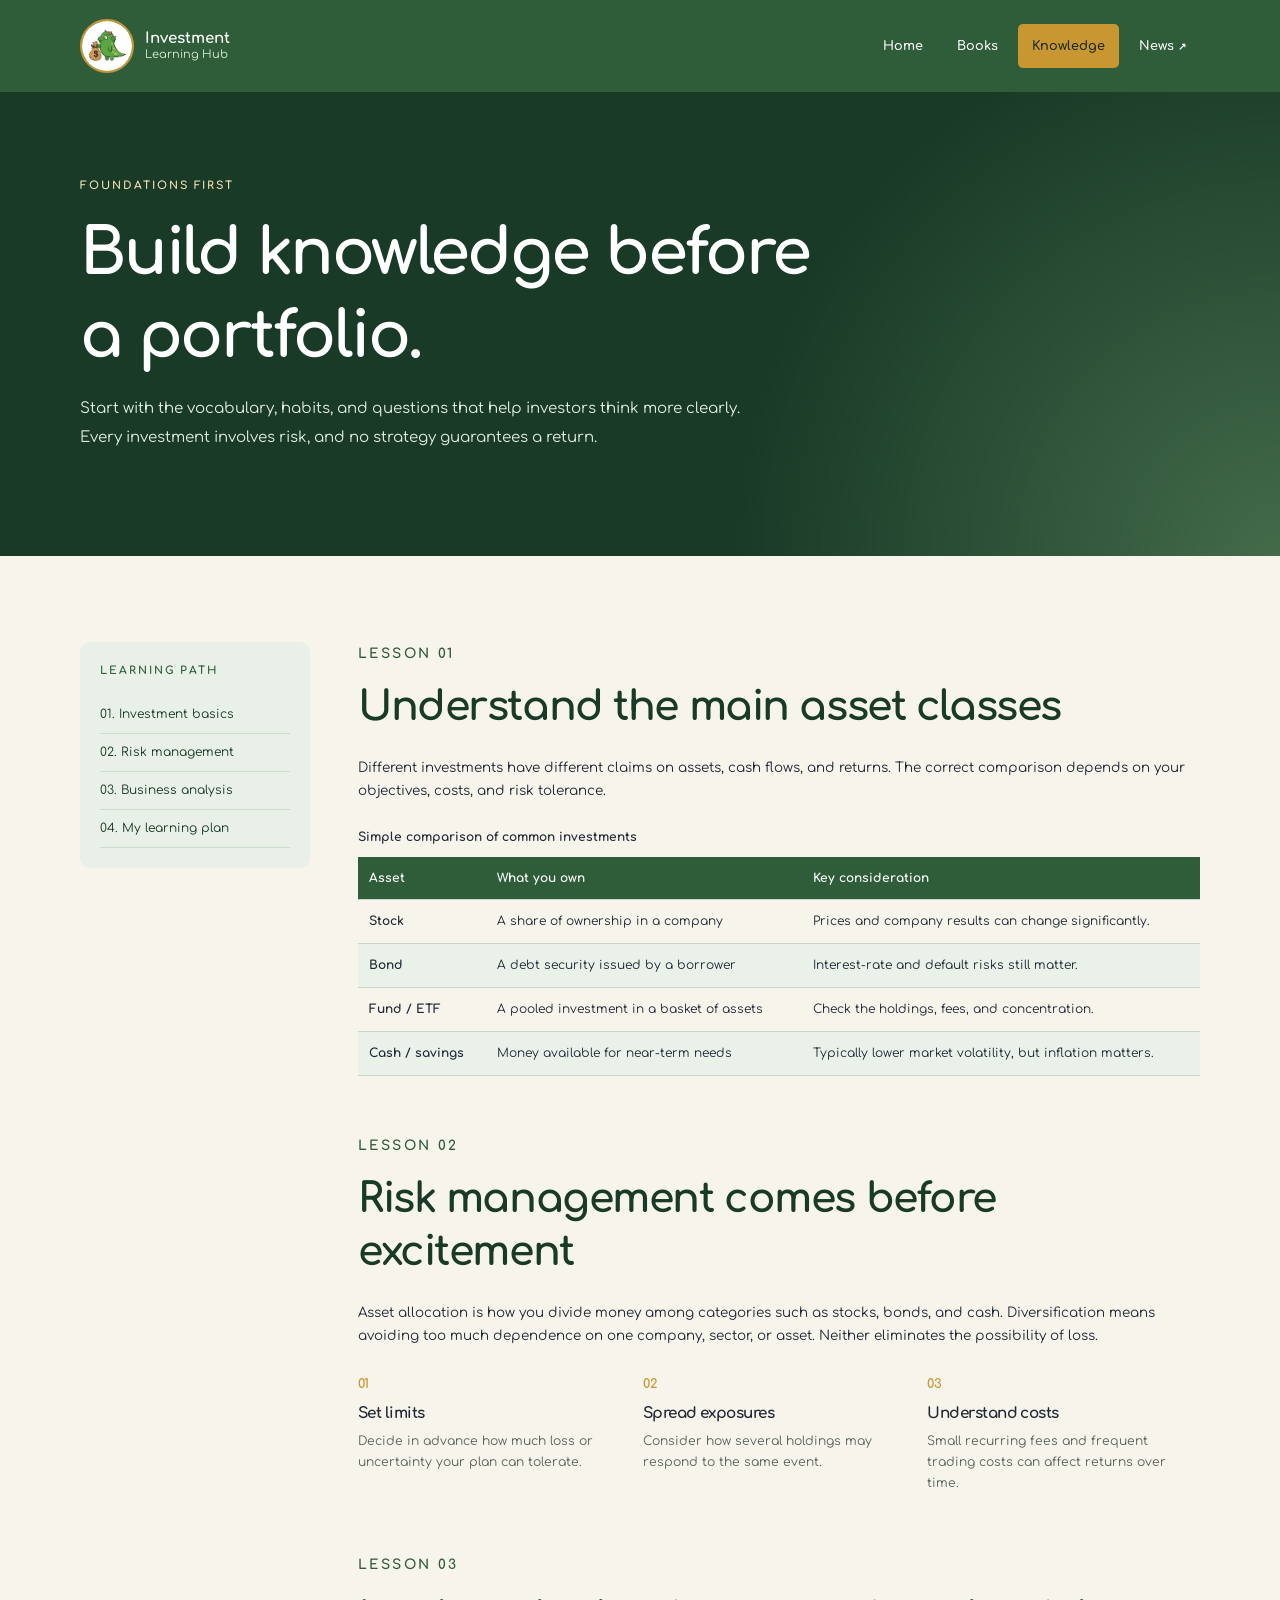
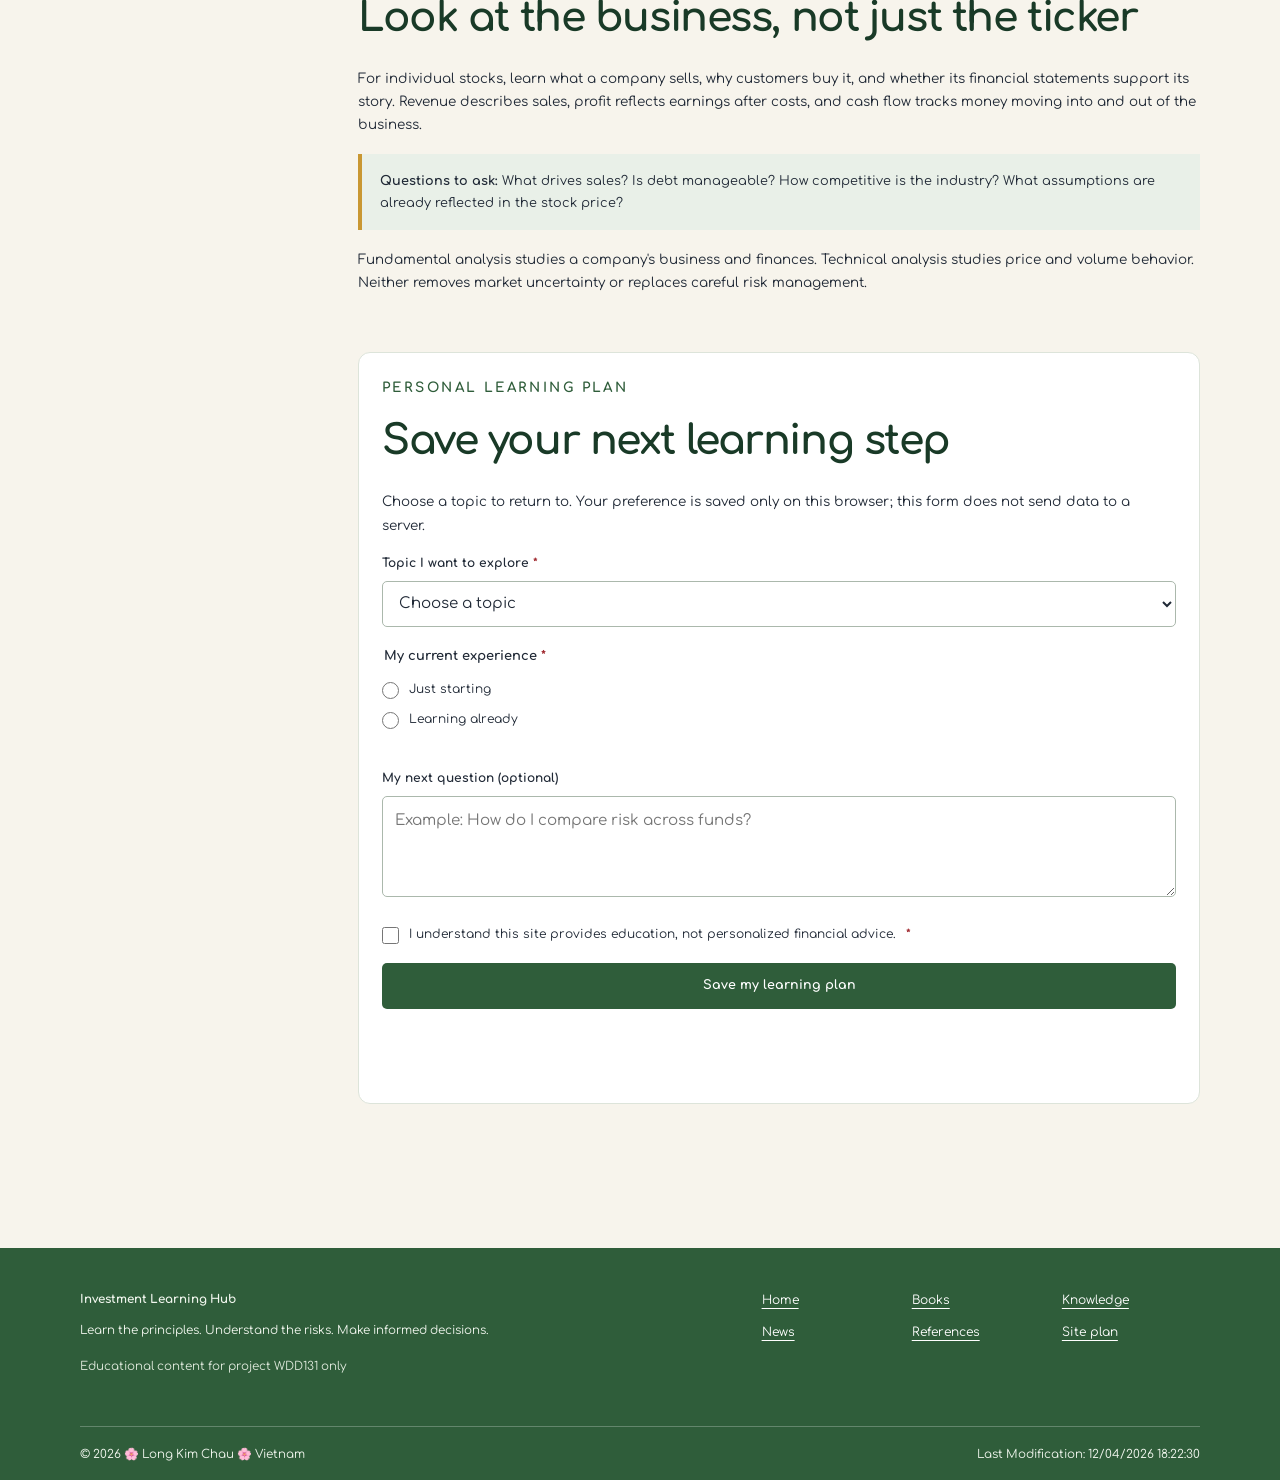
<file: project/knowledge.html>
<!DOCTYPE html>
<html lang="en-US">
<head>
    <meta charset="UTF-8">
    <meta name="viewport" content="width=device-width, initial-scale=1.0">
    <meta name="description" content="Learn investing basics, risk management, business analysis, and create a personal learning plan.">
    <meta name="author" content="Long Kim Chau">
    <meta name="theme-color" content="#2F5D3A">
    <title>Knowledge | Investment Learning Hub</title>
    <link rel="preconnect" href="https://fonts.googleapis.com">
    <link rel="preconnect" href="https://fonts.gstatic.com" crossorigin>
    <link rel="stylesheet" href="styles/common.css">
    <link rel="stylesheet" href="styles/knowledge.css">
    <link rel="stylesheet" href="styles/common-large.css">
    <link rel="stylesheet" href="styles/knowledge-large.css">
    <script src="scripts/common.js" defer></script>
    <script src="scripts/knowledge.js" defer></script>
    <link href="https://fonts.googleapis.com/css2?family=Comfortaa:wght@300..700&display=swap" rel="stylesheet">
    <link rel="icon" href="images/investment-logo.webp">
</head>
<body>
    <a class="skip-link" href="#main-content">Skip to main content</a>
    <!-------------------------------------------------------------------------------------------------------------------------------->
    <!----------------------------------------------------HEADER SECTION-------------------------------------------------------------->
    <!-------------------------------------------------------------------------------------------------------------------------------->
    <header class="site-header">
        <div class="header-inner container">
            <a class="brand" href="index.html" aria-label="Investment Learning Hub, Home">
                <img src="images/investment-logo.webp" alt="" width="54" height="54">
                <span><strong>Investment</strong><small>Learning Hub</small></span>
            </a>
            <button class="menu-button" type="button" aria-controls="primary-navigation" aria-expanded="false" aria-label="Open navigation menu">☰</button>
            <nav id="primary-navigation" class="primary-navigation" aria-label="Main navigation">
    <a class="nav-home" href="index.html">Home</a>
    <a class="nav-books" href="books.html">Books</a>
    <a class="nav-knowledge" aria-current="page" href="knowledge.html">Knowledge</a>
    <a class="nav-news" href="https://www.reuters.com/markets/" target="_blank">News <span class="external-mark" aria-hidden="true">↗</span></a>
</nav>
        </div>
    </header>











    <!-------------------------------------------------------------------------------------------------------------------------------->
    <!----------------------------------------------------MAIN SECTION---------------------------------------------------------------->
    <!-------------------------------------------------------------------------------------------------------------------------------->
    <main id="main-content">
    <section class="page-banner page-banner-knowledge">
        <div class="container page-banner-inner">
            <p class="eyebrow eyebrow-light">FOUNDATIONS FIRST</p>
            <h1>Build knowledge before a portfolio.</h1>
            <p>Start with the vocabulary, habits, and questions that help investors think more clearly. Every investment involves risk, and no strategy guarantees a return.</p>
        </div>
    </section>
    <div class="container knowledge-layout section-space">
        <aside class="lesson-menu" aria-label="On this page">
            <p class="mini-label">LEARNING PATH</p>
            <a href="#asset-classes">01. Investment basics</a>
            <a href="#risk">02. Risk management</a>
            <a href="#business">03. Business analysis</a>
            <a href="#learning-form">04. My learning plan</a>
        </aside>
        <div class="lesson-content">
            <section class="lesson-block" id="asset-classes">
                <p class="eyebrow">LESSON 01</p><h2>Understand the main asset classes</h2>
                <p>Different investments have different claims on assets, cash flows, and returns. The correct comparison depends on your objectives, costs, and risk tolerance.</p>
                <div class="asset-table-wrap">
                    <table>
                        <caption>Simple comparison of common investments</caption>
                        <thead>
                            <tr>
                                <th scope="col">Asset</th><th scope="col">What you own</th>
                                <th scope="col">Key consideration</th>
                            </tr>
                        </thead>
                        <tbody>
                            <tr>
                                <th scope="row">Stock</th>
                                <td>A share of ownership in a company</td>
                                <td>Prices and company results can change significantly.</td>
                            </tr>
                            <tr>
                                <th scope="row">Bond</th>
                                <td>A debt security issued by a borrower</td>
                                <td>Interest-rate and default risks still matter.</td>
                            </tr>
                            <tr>
                                <th scope="row">Fund / ETF</th>
                                <td>A pooled investment in a basket of assets</td>
                                <td>Check the holdings, fees, and concentration.</td>
                            </tr>
                            <tr>
                                <th scope="row">Cash / savings</th>
                                <td>Money available for near-term needs</td>
                                <td>Typically lower market volatility, but inflation matters.</td>
                            </tr>
                        </tbody>
                    </table>
                </div>
            </section>
            <section class="lesson-block" id="risk">
                <p class="eyebrow">LESSON 02</p><h2>Risk management comes before excitement</h2>
                <p>Asset allocation is how you divide money among categories such as stocks, bonds, and cash. Diversification means avoiding too much dependence on one company, sector, or asset. Neither eliminates the possibility of loss.</p>
                <div class="fact-grid">
                    <div>
                        <span aria-hidden="true">01</span>
                        <h3>Set limits</h3>
                        <p>Decide in advance how much loss or uncertainty your plan can tolerate.</p>
                    </div>
                    <div>
                        <span aria-hidden="true">02</span>
                        <h3>Spread exposures</h3>
                        <p>Consider how several holdings may respond to the same event.</p>
                    </div>
                    <div>
                        <span aria-hidden="true">03</span>
                        <h3>Understand costs</h3>
                        <p>Small recurring fees and frequent trading costs can affect returns over time.</p>
                    </div>
                </div>
            </section>
            <section class="lesson-block" id="business">
                <p class="eyebrow">LESSON 03</p><h2>Look at the business, not just the ticker</h2>
                <p>For individual stocks, learn what a company sells, why customers buy it, and whether its financial statements support its story. Revenue describes sales, profit reflects earnings after costs, and cash flow tracks money moving into and out of the business.</p>
                <div class="lesson-example">
                    <strong>Questions to ask:</strong> What drives sales? Is debt manageable? How competitive is the industry? What assumptions are already reflected in the stock price?
                </div>
                <p>Fundamental analysis studies a company's business and finances. Technical analysis studies price and volume behavior. Neither removes market uncertainty or replaces careful risk management.</p>
            </section>
            <section class="lesson-block learning-section" id="learning-form">
                <p class="eyebrow">PERSONAL LEARNING PLAN</p><h2>Save your next learning step</h2>
                <p>Choose a topic to return to. Your preference is saved only on this browser; this form does not send data to a server.</p>
                <form id="learning-plan-form" class="learning-form">
                    <div class="form-field">
                        <label for="learning-topic">Topic I want to explore <span class="required">*</span></label>
                        <select id="learning-topic" name="topic" required>
                            <option value="">Choose a topic</option>
                            <option value="basics">Investing basics</option>
                            <option value="risk">Risk management</option>
                            <option value="analysis">Stock analysis</option>
                        </select>
                    </div>
                    <fieldset>
                        <legend>My current experience <span class="required">*</span></legend>
                        <div class="inline-radios">
                            <label><input type="radio" name="experience" value="beginner" required> Just starting</label>
                            <label><input type="radio" name="experience" value="learning"> Learning already</label>
                        </div>
                    </fieldset>
                    <div class="form-field">
                        <label for="learning-notes">My next question (optional)</label>
                        <textarea id="learning-notes" name="question" rows="3" maxlength="250" placeholder="Example: How do I compare risk across funds?"></textarea>
                    </div>
                    <label class="agreement">
                        <input id="learning-agreement" name="agreement" type="checkbox" required> I understand this site provides education, not personalized financial advice. <span class="required">*</span>
                    </label>
                    <button class="button button-green" type="submit">Save my learning plan</button>
                    <p id="learning-message" class="form-feedback" role="status" aria-live="polite"></p>
                </form>
            </section>
        </div>
    </div>

    </main>










    <!-------------------------------------------------------------------------------------------------------------------------------->
    <!----------------------------------------------------FOOTER SECTION-------------------------------------------------------------->
    <!-------------------------------------------------------------------------------------------------------------------------------->
    <footer class="site-footer">
        <div class="container footer-grid">
            <div>
                <p class="footer-brand">Investment Learning Hub</p>
                <p>Learn the principles. Understand the risks. Make informed decisions.</p>
                <p class="disclaimer">Educational content for project WDD131 only</p>
            </div>
            <div class="footer-links">
                <a href="index.html">Home</a>
                <a href="books.html">Books</a>
                <a href="knowledge.html">Knowledge</a>
                <a href="https://www.reuters.com/markets/" target="_blank">News</a>
                <a href="references.html">References</a>
                <a href="siteplan.html">Site plan</a>
            </div>
        </div>
        <div class="container footer-bottom">
            <p>© <span id="currentyear">2026</span> 🌸 Long Kim Chau 🌸 Vietnam</p>
            <p>Last Modification: <span id="lastModified">—</span></p>
        </div>
    </footer>
</body>
</html>
</file>
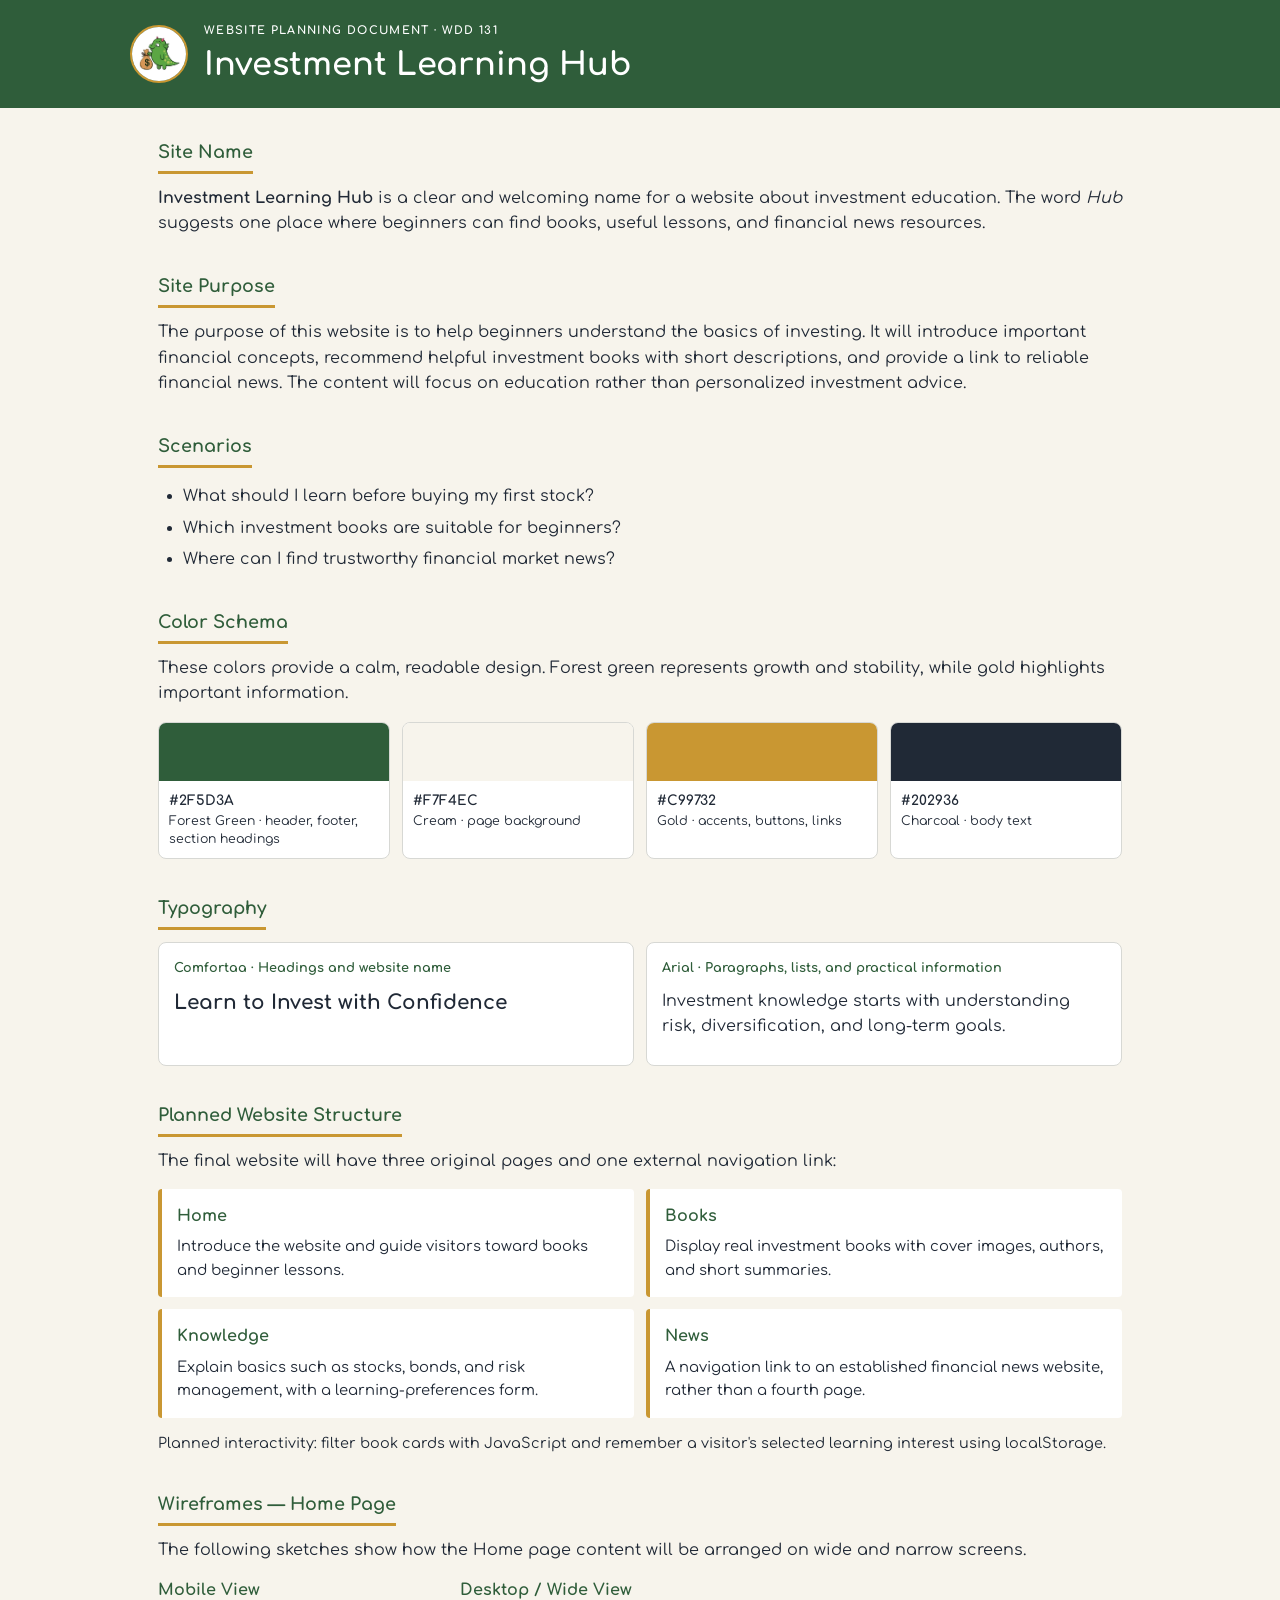
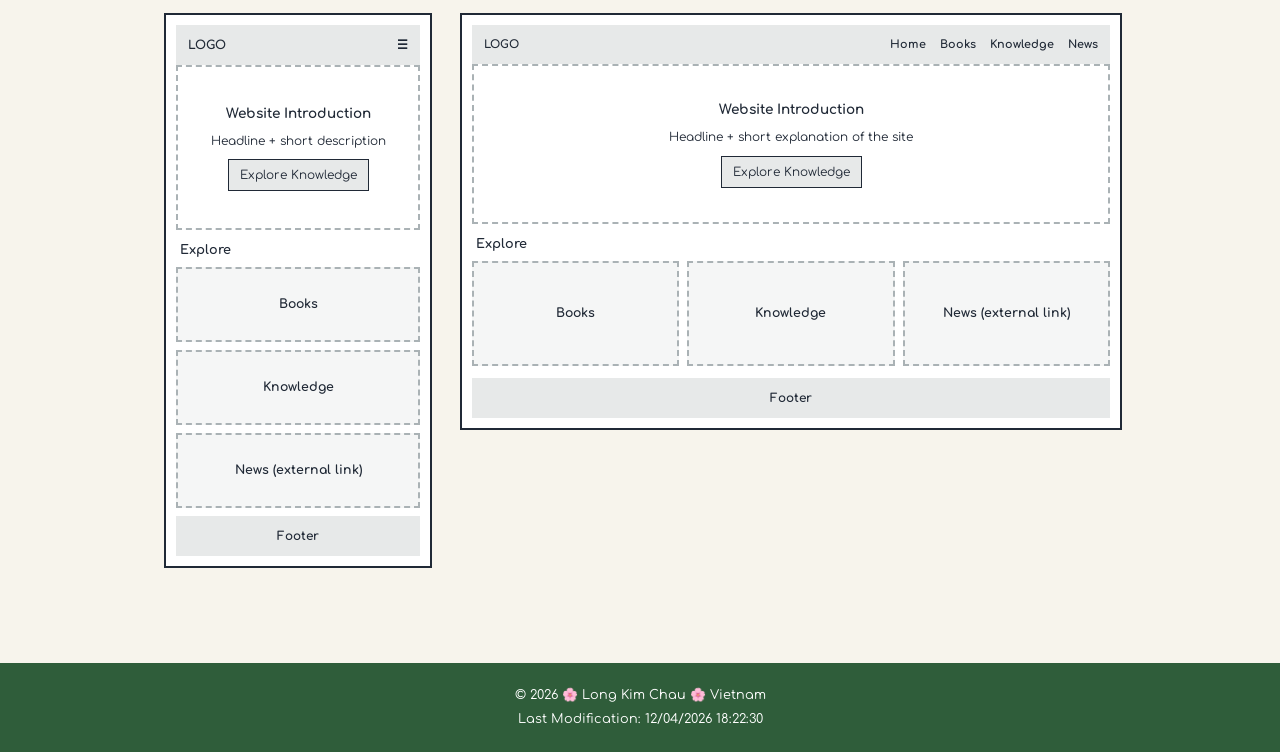
<file: project/siteplan.html>
<!DOCTYPE html>
<html lang="en-US">

<head>
    <meta charset="UTF-8">
    <meta name="viewport" content="width=device-width, initial-scale=1.0">
    <meta name="description" content="Website planning document for Investment Learning Hub, a beginner-friendly investment education project for WDD 131.">
    <meta name="author" content="Long Kim Chau">
    <title>Investment Learning Hub | Website Planning Document</title>
    <link rel="preconnect" href="https://fonts.googleapis.com">
    <link rel="preconnect" href="https://fonts.gstatic.com" crossorigin>
    <link rel="stylesheet" href="styles/siteplan.css">
    <link rel="stylesheet" href="styles/siteplan-large.css">
    <script src="scripts/siteplan.js" defer></script>
    <link href="https://fonts.googleapis.com/css2?family=Comfortaa:wght@300..700&display=swap" rel="stylesheet">
</head>

<body>
    <!-------------------------------------------------------------------------------------------------------------------------------->
    <!---------------------------------------------------- HEADER SECTION ------------------------------------------------------------>
    <!-------------------------------------------------------------------------------------------------------------------------------->
    <header class="site-header">
        <div class="header-inner">
            <div class="site-logo">
                <img src="images/investment-logo.webp" alt="investment logo">
            </div>
            <div>
                <p class="header-eyebrow">WEBSITE PLANNING DOCUMENT · WDD 131</p>
                <h1>Investment Learning Hub</h1>
            </div>
        </div>
    </header>

    <!-------------------------------------------------------------------------------------------------------------------------------->
    <!---------------------------------------------------- MAIN SECTION -------------------------------------------------------------->
    <!-------------------------------------------------------------------------------------------------------------------------------->
    <main>
        <!-- 1. Site Name -->
        <section aria-labelledby="site-name">
            <h2 id="site-name">Site Name</h2>
            <p><strong>Investment Learning Hub</strong> is a clear and welcoming name for a website about investment education. The word <em>Hub</em> suggests one place where beginners can find books, useful lessons, and financial news resources.</p>
        </section>

        <!-- 2. Site Purpose -->
        <section aria-labelledby="site-purpose">
            <h2 id="site-purpose">Site Purpose</h2>
            <p>The purpose of this website is to help beginners understand the basics of investing. It will introduce important financial concepts, recommend helpful investment books with short descriptions, and provide a link to reliable financial news. The content will focus on education rather than personalized investment advice.</p>
        </section>

        <!-- 3. Scenarios -->
        <section aria-labelledby="scenarios">
            <h2 id="scenarios">Scenarios</h2>
            <ul class="scenario-list">
                <li>What should I learn before buying my first stock?</li>
                <li>Which investment books are suitable for beginners?</li>
                <li>Where can I find trustworthy financial market news?</li>
            </ul>
        </section>

        <!-- 4. Color Schema -->
        <section aria-labelledby="color-schema">
            <h2 id="color-schema">Color Schema</h2>
            <p>These colors provide a calm, readable design. Forest green represents growth and stability, while gold highlights important information.</p>
            <div class="color-grid">
                <div class="color-card">
                    <div class="color-swatch color-green" aria-hidden="true"></div>
                    <div class="color-details"><strong>#2F5D3A</strong><span>Forest Green · header, footer, section headings</span></div>
                </div>
                <div class="color-card">
                    <div class="color-swatch color-cream" aria-hidden="true"></div>
                    <div class="color-details"><strong>#F7F4EC</strong><span>Cream · page background</span></div>
                </div>
                <div class="color-card">
                    <div class="color-swatch color-gold" aria-hidden="true"></div>
                    <div class="color-details"><strong>#C99732</strong><span>Gold · accents, buttons, links</span></div>
                </div>
                <div class="color-card">
                    <div class="color-swatch color-charcoal" aria-hidden="true"></div>
                    <div class="color-details"><strong>#202936</strong><span>Charcoal · body text</span></div>
                </div>
            </div>
        </section>

        <!-- 5. Typography -->
        <section aria-labelledby="typography">
            <h2 id="typography">Typography</h2>
            <div class="type-examples">
                <div class="type-sample">
                    <p class="type-label">Comfortaa · Headings and website name</p>
                    <p class="heading-demo">Learn to Invest with Confidence</p>
                </div>
                <div class="type-sample">
                    <p class="type-label">Arial · Paragraphs, lists, and practical information</p>
                    <p class="body-demo">Investment knowledge starts with understanding risk, diversification, and long-term goals.</p>
                </div>
            </div>
        </section>

        <!-- 6. Planned Website Structure (extra project preparation) -->
        <section aria-labelledby="site-structure">
            <h2 id="site-structure">Planned Website Structure</h2>
            <p>The final website will have three original pages and one external navigation link:</p>
            <div class="page-grid">
                <article class="page-card">
                    <h3>Home</h3>
                    <p>Introduce the website and guide visitors toward books and beginner lessons.</p>
                </article>
                <article class="page-card">
                    <h3>Books</h3>
                    <p>Display real investment books with cover images, authors, and short summaries.</p>
                </article>
                <article class="page-card">
                    <h3>Knowledge</h3>
                    <p>Explain basics such as stocks, bonds, and risk management, with a learning-preferences form.</p>
                </article>
                <article class="page-card">
                    <h3>News</h3>
                    <p>A navigation link to an established financial news website, rather than a fourth page.</p>
                </article>
            </div>
            <p class="planning-note">Planned interactivity: filter book cards with JavaScript and remember a visitor's selected learning interest using localStorage.</p>
        </section>

        <!-- 7. Wireframes -->
        <section aria-labelledby="wireframes">
            <h2 id="wireframes">Wireframes — Home Page</h2>
            <p>The following sketches show how the Home page content will be arranged on wide and narrow screens.</p>
            <div class="wireframe-grid">
                <figure class="wireframe-figure">
                    <figcaption>Mobile View</figcaption>
                    <div class="wireframe wireframe-mobile">
                        <div class="wf-row wf-nav"><span>LOGO</span><span>☰</span></div>
                        <div class="wf-hero"><strong>Website Introduction</strong><span>Headline + short description</span><span class="wf-button">Explore Knowledge</span></div>
                        <div class="wf-section-label">Explore</div>
                        <div class="wf-tile">Books</div>
                        <div class="wf-tile">Knowledge</div>
                        <div class="wf-tile">News (external link)</div>
                        <div class="wf-footer">Footer</div>
                    </div>
                </figure>
                <figure class="wireframe-figure">
                    <figcaption>Desktop / Wide View</figcaption>
                    <div class="wireframe wireframe-desktop">
                        <div class="wf-row wf-nav"><span>LOGO</span><span>Home　 Books　 Knowledge　 News</span></div>
                        <div class="wf-hero"><strong>Website Introduction</strong><span>Headline + short explanation of the site</span><span class="wf-button">Explore Knowledge</span></div>
                        <div class="wf-section-label">Explore</div>
                        <div class="wf-desktop-tiles">
                            <div class="wf-tile">Books</div>
                            <div class="wf-tile">Knowledge</div>
                            <div class="wf-tile">News (external link)</div>
                        </div>
                        <div class="wf-footer">Footer</div>
                    </div>
                </figure>
            </div>
        </section>
    </main>

    <!-------------------------------------------------------------------------------------------------------------------------------->
    <!---------------------------------------------------- FOOTER SECTION ------------------------------------------------------------>
    <!-------------------------------------------------------------------------------------------------------------------------------->
    <footer>
        <p>© <span id="currentyear"></span> 🌸 Long Kim Chau 🌸 Vietnam</p>
        <p>Last Modification: <span id="lastModified"></span></p>
    </footer>
</body>

</html>
</file>
<file: styles/base.css>
body {
    margin: 0;
    padding: 0;
}

/*--------------------------------------------------------------------------------------------------------------------*/
/*-----------------------------------------------HEADER SECTION-------------------------------------------------------*/
/*--------------------------------------------------------------------------------------------------------------------*/
header {
    font-family: "Comfortaa", sans-serif;
}

/*--------------------------------------------------------------------*/
/*-----------------------HEADER - UPPER-------------------------------*/
#course-title-container {
    width: 100%;
    text-align: center;
    background-color: #1d4d72;
    padding-top: 20px;
    padding-bottom: 20px;
}

#course-title {
    color: white;
    font-size: 1.5em;
}


/*--------------------------------------------------------------------*/
/*-----------------------HEADER - LOWER-------------------------------*/

#nav-container {
    width: 100%;
    text-align: center;
    background-color: #333333;
}

/* Remove default spacing */
header nav ul {
    margin: 0;
    padding: 0;
}

/* Larger Views */
@media (min-width: 640px) {
    header nav ul {
        display: flex;
    }
}

header nav li {
    list-style: none;
    flex: 1;
}

header nav a {
    display: block;
    color: white;
    text-decoration: none;
    padding: 20px 10px;
}

/* Hover effect */
header nav li:hover {
    background-color: yellow;
}

header nav li:hover a {
    color: black;
}




/*--------------------------------------------------------------------------------------------------------------------*/
/*-----------------------------------------------MAIN SECTION---------------------------------------------------------*/
/*--------------------------------------------------------------------------------------------------------------------*/

/* Default and Mobile View */
main {
    font-family: "Comfortaa", sans-serif;
    max-width: 1200px;
    margin: 0 auto;
    padding: 20px;
    display: grid;
    grid-template-columns: 1fr;
    gap: 20px;
    box-sizing: border-box;
}

/* Desktop View */
@media (min-width: 768px) {
    main {
        grid-template-columns: 2fr 1fr;
    }

    main h1 {
        grid-column: 1 / -1;
    }
}


main h1 {
    text-align: center;
}


/* Card Design */
.card {
    border: 1px solid #aaaaaa;
    border-radius: 10px;
    overflow: hidden;
}

/* Card Headings */
.card h2 {
    text-align: center;
    background-color: #1d4d72;
    color: white;
    font-size: 1.2rem;
    margin: 0;
    padding: 15px;
}
.card h3 {
    text-align: center;
}

/* Card Text */
.card p {
    margin: 16px;
    line-height: 1.6;
}

/* Card Resource List */
.card ul {
    padding: 20px 20px 20px 45px;
    line-height: 1.8;
}


/* About Me - Mobile View */
.about-intro,
.vietnam-info {
    display: grid;
    grid-template-columns: 1fr;
    gap: 16px;
    padding: 16px;
    align-items: start;
}

/* Remove default paragraph margins */
.about-intro p,
.vietnam-info p {
    margin: 0;
}

/* Personal Photo */
.about-intro img {
    display: block;
    width: 200px;
    max-width: 100%;
    height: auto;
    justify-self: center;
}

/* Vietnam Flag and Caption */
.flag-figure {
    width: 200px;
    max-width: 100%;
    margin: 0;
    justify-self: center;
    text-align: center;
}

.flag-figure img {
    display: block;
    width: 100%;
    height: auto;
}

.flag-figure figcaption {
    font-size: 0.8rem;
    font-style: italic;
    margin-top: 8px;
}

/* About Me - Desktop View */
@media (min-width: 768px) {
    .about-intro {
        grid-template-columns: minmax(0, 1fr) 160px;
    }

    .about-intro img {
        width: 100%;
    }

    .vietnam-info {
        grid-template-columns: 160px minmax(0, 1fr);
    }

    .flag-figure {
        width: 100%;
    }
}



/*--------------------------------------------------------------------------------------------------------------------*/
/*-----------------------------------------------FOOTER SECTION-------------------------------------------------------*/
/*--------------------------------------------------------------------------------------------------------------------*/
footer {
    font-family: "Comfortaa", sans-serif;
    background-color: #1d4d72;
    padding-top: 10px;
    padding-bottom: 10px;
    text-align: center;
}

footer p {
    color: white;
}

#lastModified, #lastModifiedLabel {
    color: yellow;
}
</file>
<file: project/styles/common.css>
/* --------------------------------------------------------------------------------------------------------------------------- */
/* ------------------------------------------ GENERAL / MOBILE FIRST --------------------------------------------------------- */
/* --------------------------------------------------------------------------------------------------------------------------- */
:root {
    --primary-color: #2F5D3A;
    --primary-deep: #193A27;
    --background-color: #F7F4EC;
    --accent-color: #C99732;
    --accent-light: #F3DFB1;
    --text-color: #202936;
    --muted-color: #56635C;
    --white-color: #FFFFFF;
    --line-color: #DDE4DA;
    --soft-green: #E9F0E8;
    --shadow-color: #183B2617;
}
* { box-sizing: border-box; }
html { scroll-behavior: smooth; scroll-padding-top: 20px; }
body { margin: 0; background: var(--background-color); color: var(--text-color); font-family: 'Comfortaa', Arial, sans-serif; font-size: 0.94rem; line-height: 1.72; }
img { display: block; max-width: 100%; }
button, input, textarea, select { font: inherit; }
button, a { -webkit-tap-highlight-color: transparent; }
a { color: var(--primary-color); }
a:hover { text-decoration-thickness: 2px; }
:focus-visible { outline: 3px solid var(--accent-color); outline-offset: 3px; }
h1, h2, h3, h4 { line-height: 1.3; letter-spacing: -0.035em; }
h1 { font-size: clamp(2.2rem, 7.5vw, 4rem); }
h2 { font-size: clamp(1.65rem, 4vw, 2.55rem); }
h3 { font-size: 1.12rem; }
p { margin: 0 0 1rem; }
.container { width: min(100% - 36px, 1120px); margin-inline: auto; }
.section-space { padding-block: 62px; }
.skip-link { position: absolute; z-index: 100; top: -60px; left: 14px; padding: 10px 20px; color: var(--white-color); background: var(--primary-deep); }
.skip-link:focus { top: 10px; }
.eyebrow, .mini-label, .card-overline { font-size: 0.68rem; font-weight: 700; letter-spacing: 0.18em; text-transform: uppercase; color: var(--primary-color); }
.eyebrow-light { color: var(--accent-light); }
.section-heading { max-width: 650px; margin-bottom: 28px; }
.section-heading.center { margin-inline: auto; text-align: center; }
.section-heading h2 { margin: 0 0 12px; }
.section-heading p:last-child { color: var(--muted-color); }
.button { display: inline-flex; align-items: center; justify-content: center; gap: 12px; min-height: 45px; padding: 12px 19px; border: 2px solid transparent; border-radius: 5px; font-size: 0.79rem; font-weight: 700; line-height: 1.4; text-decoration: none; cursor: pointer; transition: background-color .2s, transform .2s, border-color .2s; }
.button:hover { transform: translateY(-2px); }
.button-gold { background: var(--accent-color); color: #16281D; }
.button-gold:hover { background: #DEAE50; }
.button-green { background: var(--primary-color); color: var(--white-color); }
.button-green:hover { background: var(--primary-deep); }
.button-outline-light { border-color: #C6D5C7; color: var(--white-color); }
.button-outline-light:hover { background: #FFFFFF17; }
.text-link { display: inline-flex; align-items: center; gap: 7px; color: var(--primary-color); font-weight: 700; font-size: 0.78rem; text-decoration-thickness: 1px; text-underline-offset: 5px; }
.quiet-link { display: inline-block; color: var(--muted-color); font-size: 0.73rem; margin-left: 10px; }
.simple-button { background: transparent; border: 0; color: var(--primary-color); font-size: .75rem; font-weight: 700; padding: 8px; cursor: pointer; text-decoration: underline; text-underline-offset: 4px; }
.small-note { font-size: .76rem; color: var(--muted-color); }
.required { color: #A12B31; font-weight: 700; }





/* ----------------------------------------------------------------------------------------------------------------------------------------------*/
/*----------------------------------------------------- HEADER SECTION - MOBILE VIEW ------------------------------------------------------------*/
/*---------------------------------------------------------------------------------------------------------------------------------------------- */

.site-header { background-color: var(--primary-color); color: var(--white-color); position: relative; z-index: 5; }
.header-inner { min-height: 78px; display: flex; align-items: center; justify-content: space-between; flex-wrap: wrap; gap: 8px; padding-block: 11px; }
.brand { display: flex; align-items: center; gap: 11px; color: var(--white-color); text-decoration: none; }
.brand img { width: 54px; height: 54px; object-fit: cover; border: 2px solid var(--accent-color); border-radius: 50%; background: var(--background-color); }
.brand span { display: grid; line-height: 1.25; }
.brand strong { font-size: .94rem; }
.brand small { font-size: .71rem; color: #D9E9D9; }
.menu-button { min-width: 45px; min-height: 45px; border: 1px solid #D1E2D3; color: var(--white-color); background: #FFFFFF12; border-radius: 5px; font-size: 1.4rem; cursor: pointer; }
.primary-navigation { display: none; order: 3; width: 100%; padding-top: 7px; border-top: 1px solid #FFFFFF40; }
.primary-navigation.is-open { display: grid; }
.primary-navigation a { display: block; min-height: 44px; padding: 10px 14px; color: var(--white-color); text-decoration: none; font-size: .8rem; font-weight: 600; border-radius: 5px; }
.primary-navigation a:hover, .primary-navigation a[aria-current=page] { background-color: var(--accent-color); color: #17291A; }
.external-mark { font-size: .8em; }
/* ----------------------------------------------- PAGE BANNER --------------------------------------------------------------- */
.page-banner { background: var(--primary-deep); color: var(--white-color); overflow: hidden; }
.page-banner-inner { padding-block: 60px 63px; position: relative; }
.page-banner h1 { margin: 0 0 17px; max-width: 780px; }
.page-banner p:last-child { max-width: 690px; color: #E1EDE0; line-height: 1.9; }
/* ----------------------------------------------- FORMS / TABLES ------------------------------------------------------------- */
.control-field label, .form-field label { display: block; font-size: .76rem; font-weight: 700; margin: 0 0 7px; }
input[type=search], input[type=text], select, textarea { width: 100%; min-height: 46px; padding: 11px 12px; border: 1px solid #ABB8AC; border-radius: 5px; background: var(--white-color); color: var(--text-color); }
textarea { resize: vertical; }
input[type=checkbox], input[type=radio] { accent-color: var(--primary-color); width: 17px; height: 17px; }
.form-feedback { font-size: .8rem; font-weight: 700; margin-top: 13px; min-height: 1.5rem; color: var(--primary-color); }
.note-panel { border-radius: 12px; padding: 28px; background: var(--soft-green); display: grid; gap: 15px; border: 1px solid #CDDCCF; }
.note-panel h2 { margin: 0; }








/* ----------------------------------------------------------------------------------------------------------------------------------------------*/
/*----------------------------------------------------- FOOTER SECTION - MOBILE VIEW ------------------------------------------------------------*/
/*---------------------------------------------------------------------------------------------------------------------------------------------- */

.site-footer { background: var(--primary-color); color: var(--white-color); padding: 42px 0 15px; }
.footer-grid { display: grid; gap: 24px; }
.footer-brand { font-weight: 700; font-size: 1.06rem; margin-bottom: 11px; }
.site-footer p { font-size: .74rem; color: #F1F6EE; max-width: 450px; }
.site-footer .disclaimer { color: #DFE9DC; }
.footer-links { display: grid; grid-template-columns: repeat(2, 1fr); align-content: start; gap: 12px; }
.footer-links a { font-size: .76rem; color: var(--white-color); text-underline-offset: 4px; }
.footer-bottom { border-top: 1px solid #FFFFFF40; padding-top: 18px; margin-top: 32px; display: flex; flex-wrap: wrap; justify-content: space-between; gap: 6px 28px; }
.footer-bottom p { margin: 0; }
.reference-main { padding-block: 58px 80px; max-width: 850px; }
.reference-main h1 { font-size: 2rem; }
.reference-main h2 { font-size: 1.3rem; margin-top: 38px; color: var(--primary-color); }
.reference-main li { margin-bottom: 10px; overflow-wrap: anywhere; }
@media (prefers-reduced-motion: reduce) { *, *::before, *::after { scroll-behavior: auto !important; transition-duration: .01ms !important; animation-duration: .01ms !important; } }

/* Keep filtered content genuinely hidden, even when cards use display:flex. */
[hidden] { display: none !important; }
</file>
<file: project/styles/index.css>
/* ----------------------------------------------------------------------------------------------------------------------------------------------*/
/*----------------------------------------------------- HEADER SECTION - MOBILE VIEW ------------------------------------------------------------*/
/*---------------------------------------------------------------------------------------------------------------------------------------------- */





/* -------------------------------------------------------------------------------------------------------------------------------- */
/* -------------------------------------------------- MAIN - MOBILE VIEW ---------------------------------------------------------- */
/* -------------------------------------------------------------------------------------------------------------------------------- */
.hero { 
    background: linear-gradient(145deg,#1C452A 0%,#122E21 80%); 
    color: var(--white-color); 
    overflow: hidden; 
}
.hero-grid { 
    display: grid; 
    gap: 24px; 
    padding-block: 62px 38px; 
}
.hero-copy h1 { 
    margin: 0 0 22px; 
    max-width: 690px; 

}
.hero-copy em { 
    color: var(--accent-light); 
    font-style: normal; 
}
.hero-lead { 
    color: #DFE9E0; 
    max-width: 575px; 
    line-height: 1.9; 
    font-size: .89rem; 
}
.hero-actions { 
    display: flex; 
    flex-wrap: wrap; 
    gap: 10px; 
    margin-top: 24px; 
}
.hero-art { 
    margin: 0; 
    border: 1px solid #FFFFFF26; 
    overflow: hidden; 
    border-radius: 12px; 
    background: #254934; 
}
.hero-art img { 
    width: 100%; 
    height: auto; 
    object-fit: cover; 
}
.hero-art figcaption { 
    font-size: .63rem; 
    color: #D3E1D1; 
    padding: 7px 13px 11px; 
}


.explore-section { 
    background-color: #EAF0E8; 
}
.explore-grid { 
    display: grid; 
    gap: 18px; 
}
.explore-card { 
    border-radius: 12px; 
    overflow: hidden; 
    background: var(--white-color); 
    border: 1px solid #D1DECF; 
}
.explore-card img { 
    width: 100%; 
    aspect-ratio: 3 / 2; 
    object-fit: cover; 
}
.explore-card-body { 
    padding: 23px; 
}
.explore-card h3 { 
    margin: 9px 0; 
}
.explore-card p { 
    font-size: .78rem; 
    color: var(--muted-color); 
}





/* ----------------------------------------------------------------------------------------------------------------------------------------------*/
/*----------------------------------------------------- FOOTER SECTION - MOBILE VIEW ------------------------------------------------------------*/
/*---------------------------------------------------------------------------------------------------------------------------------------------- */
</file>
<file: project/styles/common-large.css>
/* --------------------------------------------------------------------------------------------------------------------------- */
/* ------------------------------------------ GENERAL - LARGE VIEW ----------------------------------------------------------- */
/* --------------------------------------------------------------------------------------------------------------------------- */

/* Shared desktop responsive rules */
@media (min-width: 700px) {
    .container { width: min(100% - 72px, 1120px); }
    .section-space { padding-block: 86px; }
    .header-inner { min-height: 92px; padding-block: 11px; flex-wrap: nowrap; }
    .menu-button { display: none; }
    .primary-navigation, .primary-navigation.is-open { display: flex; justify-content: flex-end; gap: 6px; align-items: center; order: initial; width: auto; padding: 0; border: 0; }
    .primary-navigation a { padding: 11px 14px; min-height: 42px; }
    .page-banner-inner { padding-block: 85px 88px; }
    .footer-grid { grid-template-columns: 1.5fr 1fr; }
    .footer-links { grid-template-columns: repeat(3, 1fr); }
    .note-panel { grid-template-columns: 1fr 1.2fr; padding: 38px; align-items: center; }
}
</file>
<file: project/styles/index-large.css>
/* ----------------------------------------------------------------------------------------------------------------------------------------------*/
/*----------------------------------------------------- HEADER SECTION - LARGE VIEW -------------------------------------------------------------*/
/*---------------------------------------------------------------------------------------------------------------------------------------------- */






/* ----------------------------------------------------------------------------------------------------------------------------------------------*/
/*----------------------------------------------------------- MAIN - LARGE VIEW ----------------------------------------------------------------*/
/*----------------------------------------------------------------------------------------------------------------------------------------------*/

/* Home desktop responsive layout */
@media (min-width: 700px) {
    .hero-grid {
        grid-template-columns: 1.1fr .9fr;
        align-items: center;
        gap: 32px;
        padding-block: 84px;
    }

    .hero-art img {
        min-height: 390px;
    }

    .explore-grid {
        grid-template-columns: repeat(3, minmax(0, 1fr));
    }
}

@media (min-width: 1100px) {
    .hero-grid {
        gap: 50px;
    }

    .hero-copy h1 {
        font-size: 3.8rem;
    }
}






/* ----------------------------------------------------------------------------------------------------------------------------------------------*/
/*----------------------------------------------------- FOOTER SECTION - LARGE VIEW -------------------------------------------------------------*/
/*---------------------------------------------------------------------------------------------------------------------------------------------- */
</file>
<file: styles/form.css>
/* ----------------------------------------------------------------------------------------------------------------------------------------------*/
/*----------------------------------------------------------------- GENERAL ---------------------------------------------------------------------*/
/*---------------------------------------------------------------------------------------------------------------------------------------------- */

:root {
    --primary-color: #2b0029;
    --form-background: #d6cfd6;
    --input-background: #ffffff;
    --text-color: #1e1e1e;
    --border-color: #aaa4aa;
    --optional-color: #39276c;
}

* {
    box-sizing: border-box;
}

body {
    margin: 0;
    padding: 6px;
    font-family: "Comfortaa", sans-serif;
    color: var(--text-color);
    background-color: var(--input-background);
}

header,
main,
footer {
    width: 100%;
    max-width: 440px;
    margin: 0 auto;
}


/* ----------------------------------------------------------------------------------------------------------------------------------------------*/
/*----------------------------------------------------------- HEADER - MOBILE VIEW --------------------------------------------------------------*/
/*---------------------------------------------------------------------------------------------------------------------------------------------- */


header {
    background-color: var(--primary-color);
    color: var(--input-background);
    padding: 16px;
    text-align: center;
}

header h1 {
    font-size: 1.3rem;
    margin: 0;
}









/* ----------------------------------------------------------------------------------------------------------------------------------------------*/
/*----------------------------------------------------------- MAIN - MOBILE VIEW ---------------------------------------------------------------*/
/*----------------------------------------------------------------------------------------------------------------------------------------------*/

main {
    padding: 14px 0;
}

/* Form Container */
form {
    background-color: var(--form-background);
    border-radius: 5px;
    padding: 16px;

    display: grid;
    grid-template-columns: 1fr;
    gap: 20px;
}

/* Form Labels */
.form-item > label,
fieldset legend {
    display: block;
    font-size: 0.9rem;
    font-weight: bold;
    margin-bottom: 8px;
}

/* Optional Labels */
.form-item label span {
    color: var(--optional-color);
    font-size: 0.8rem;
    font-weight: normal;
}

/* Dropdown, Date, Text, and Textarea */
form select,
form input[type="date"],
form input[type="text"],
form textarea {
    display: block;
    width: 100%;
    min-height: 44px;
    padding: 10px;

    font-family: inherit;
    font-size: 0.9rem;
    color: var(--text-color);
    background-color: var(--input-background);
    border: 1px solid var(--border-color);
}

/* Textarea */
form textarea {
    min-height: 110px;
    resize: vertical;
}

/* Fieldsets */
form fieldset {
    border: none;
    margin: 0;
    padding: 0;
    min-width: 0;
}

/* Overall Rating */
.rating-options {
    display: grid;
    grid-template-columns: repeat(5, minmax(0, 1fr));
    gap: 4px;
    margin-top: 10px;
}

.rating-options label {
    display: flex;
    flex-direction: column-reverse;
    align-items: center;
    justify-content: center;
    gap: 8px;

    font-size: 0.7rem;
    white-space: nowrap;
    cursor: pointer;
}

.rating-options input[type="radio"] {
    width: 18px;
    height: 18px;
    margin: 0;
    accent-color: var(--primary-color);
    cursor: pointer;
}

/* Useful Features */
.features-group p {
    margin: 0 0 12px;
    font-size: 0.8rem;
}

.features-options {
    display: grid;
    gap: 8px;
}

.features-options label {
    display: flex;
    align-items: center;
    gap: 10px;
    font-size: 0.9rem;
    cursor: pointer;
}

.features-options input[type="checkbox"] {
    width: 20px;
    height: 20px;
    margin: 0;
    accent-color: var(--primary-color);
    cursor: pointer;
}

/* Submit Button */
form input[type="submit"] {
    width: 100%;
    min-height: 48px;
    padding: 10px;

    font-family: inherit;
    font-size: 1.2rem;
    font-weight: bold;
    color: var(--text-color);
    background-color: #eeeeee;
    border: 1px solid var(--border-color);
    cursor: pointer;
}

form input[type="submit"]:hover {
    background-color: #e3dae3;
}

form input[type="submit"]:focus-visible {
    outline: 3px solid var(--optional-color);
    outline-offset: 3px;
}


/* Review Confirmation Page */
main.confirmation {
    background-color: var(--form-background);
    text-align: center;
    padding: 30px 20px;
    border-radius: 5px;
    margin: 14px auto;
}

main.confirmation h2 {
    font-size: 1.2rem;
    margin-top: 0;
}

main.confirmation p {
    font-size: 0.9rem;
    line-height: 1.7;
}

main.confirmation a {
    color: var(--optional-color);
    font-weight: bold;
}













/* ----------------------------------------------------------------------------------------------------------------------------------------------*/
/*--------------------------------------------------------------- FOOTER SECTION ----------------------------------------------------------------*/
/*----------------------------------------------------------------------------------------------------------------------------------------------*/

footer {
    background-color: var(--primary-color);
    color: var(--input-background);
    text-align: center;
    padding: 14px 12px;
    font-size: 0.75rem;
}

footer p {
    margin: 5px 0;
    line-height: 1.5;
}
</file>
<file: styles/form-large.css>
/* ----------------------------------------------------------------------------------------------------------------------------------------------*/
/*----------------------------------------------------- HEADER SECTION - LARGE VIEW -------------------------------------------------------------*/
/*---------------------------------------------------------------------------------------------------------------------------------------------- */






/* ----------------------------------------------------------------------------------------------------------------------------------------------*/
/*----------------------------------------------------------- MAIN - LARGE VIEW ----------------------------------------------------------------*/
/*----------------------------------------------------------------------------------------------------------------------------------------------*/

/* Desktop View */
@media (min-width: 768px) {
    main {
        padding: 20px 0;
    }

    form {
        padding: 22px;
    }
}
</file>
<file: styles/place.css>
/* ----------------------------------------------------------------------------------------------------------------------------------------------*/
/*----------------------------------------------------------------- GENERAL ---------------------------------------------------------------------*/
/*---------------------------------------------------------------------------------------------------------------------------------------------- */

:root {
    --primary-color: #d21034;
    --secondary-color: #007849;
    --text-color: #222222;
    --light-color: #ffffff;
    --card-background: #ffffffd9;
    --heading-background: #007849e6;
}


body {
    margin: 0;
}

main {
    background-color: var(--secondary-color);
}

/* ----------------------------------------------------------------------------------------------------------------------------------------------*/
/*----------------------------------------------------------- HEADER - MOBILE VIEW --------------------------------------------------------------*/
/*---------------------------------------------------------------------------------------------------------------------------------------------- */
header {
    font-family: "Comfortaa", sans-serif;
    background-color: var(--primary-color);
    color: var(--light-color);
    text-align: center;
    padding: 12px 16px;
}


/* ----------------------------------------------------------------------------------------------------------------------------------------------*/
/*----------------------------------------------------------- MAIN - MOBILE VIEW ---------------------------------------------------------------*/
/*----------------------------------------------------------------------------------------------------------------------------------------------*/

/* Green spacing */
#main-space {
    height: 8px;
}

/* Responsive Hero Image */
#hero-image {
    display: block;
}

#hero-image img {
    display: block;
    width: 100%;
    height: auto;
}






/* Data and Weather - Mobile */
#main-content {
    background-color: var(--light-color);
    font-family: "Comfortaa", sans-serif;
    color: var(--text-color);
}

/* Data and Weather Sections */
#main-content-data-section,
#main-content-weather-section {
    padding: 20px;
    text-align: center;
}

/* Divider between Sections */
#main-content-data-section {
    border-bottom: 1px solid #dddddd;
}

/* Section Headings */
#main-content h2 {
    font-size: 1.3rem;
    margin: 0 0 16px;
}

/* Data and Weather Lists */
#main-content ul {
    list-style: none;
    padding: 0;
    margin: 0;
    font-size: 0.9rem;
    line-height: 1.8;
}

/* Weather Icon */
#main-content-weather-section img {
    display: block;
    width: 60px;
    height: 60px;
    margin: 0 auto 16px;
}





/* ----------------------------------------------------------------------------------------------------------------------------------------------*/
/*--------------------------------------------------------------- FOOTER SECTION ----------------------------------------------------------------*/
/*----------------------------------------------------------------------------------------------------------------------------------------------*/

footer {
    font-family: "Comfortaa", sans-serif;
    background-color: var(--primary-color);
    color: var(--light-color);
    text-align: center;
    padding: 12px 16px;
}

/* Footer Paragraphs */
footer p {
    margin: 5px 0;
    line-height: 1.5;
}
</file>
<file: styles/place-large.css>
/* ----------------------------------------------------------------------------------------------------------------------------------------------*/
/*----------------------------------------------------- HEADER SECTION - LARGE VIEW -------------------------------------------------------------*/
/*---------------------------------------------------------------------------------------------------------------------------------------------- */






/* ----------------------------------------------------------------------------------------------------------------------------------------------*/
/*----------------------------------------------------------- MAIN - LARGE VIEW ----------------------------------------------------------------*/
/*----------------------------------------------------------------------------------------------------------------------------------------------*/

@media (min-width: 768px) {

    /* Main becomes the positioning reference */
    main {
        position: relative;
    }

    /* Data and Weather Overlay */
    #main-content {
        position: absolute;
        top: 28px;
        left: 2%;
        right: 2%;
        bottom: 20px;

        display: flex;
        flex-direction: column;
        justify-content: space-between;

        background-color: transparent;
    }

    /* Both Information Cards */
    #main-content-data-section,
    #main-content-weather-section {
        background-color: var(--card-background);
        box-sizing: border-box;
        padding: 0 0 16px;
        border: none;
        box-shadow: 0 2px 8px #00000040;
    }

    /* Data - Top Left */
    #main-content-data-section {
        align-self: flex-start;
        width: 275px;
        max-width: 48%;
    }

    /* Weather - Bottom Right */
    #main-content-weather-section {
        align-self: flex-end;
        width: 215px;
        max-width: 48%;
    }

    /* Card Headings */
    #main-content h2 {
        background-color: var(--heading-background);
        color: var(--light-color);
        text-align: left;
        padding: 12px;
        margin: 0 0 12px;
    }

    /* Information Text */
    #main-content ul {
        font-size: 0.8rem;
        line-height: 1.6;
        padding: 0 12px;
    }

    /* Hide SVG Weather Icon on Desktop */
    #main-content-weather-section img {
        display: none;
    }

    /* Weather Emoji - Desktop View */
    #main-content-weather-section h2::after {
        content: "⛅";
        display: inline-block;
        margin-left: 10px;
        font-size: 1.5rem;
        vertical-align: middle;
    }

}
</file>
<file: styles/temples.css>
/* ----------------------------------------------------------------------------------------------------------------------------------------------*/
/*----------------------------------------------------------------- GENERAL ---------------------------------------------------------------------*/
/*---------------------------------------------------------------------------------------------------------------------------------------------- */
body {
    margin: 0;
}

/* ----------------------------------------------------------------------------------------------------------------------------------------------*/
/*----------------------------------------------------------- HEADER - MOBILE VIEW --------------------------------------------------------------*/
/*---------------------------------------------------------------------------------------------------------------------------------------------- */
header {
    background-color: #390d60;
    color: white;
    font-family: "Comfortaa", sans-serif;
    display: flex;
    flex-wrap: wrap;
    align-items: center;
    justify-content: space-between;
}

header span {
    font-size: 1.5rem;
    font-weight: bold;
    padding: 1rem;
}

/* Hamburger Button */
#menu-button {
    background: none;
    border: none;
    color: white;
    font-size: 1.8rem;
    cursor: pointer;
    padding: 1rem;
}

/* Navigation - Hidden by default */
header nav {
    display: none;
    width: 100%;
}

/* Navigation - Visible when opened */
header nav.open {
    display: block;
}

/* Menu List */
header nav ul {
    display: flex;
    flex-direction: column;
    list-style: none;
    margin: 0;
    padding: 0;
}

/* Menu Links */
header nav a {
    display: block;
    text-align: center;
    color: white;
    text-decoration: none;
    padding: 1rem;
}

/* Hover Effect */
header nav a:hover,
header nav a:focus-visible {
    background-color: white;
    color: #390d60;
}







/* ----------------------------------------------------------------------------------------------------------------------------------------------*/
/*----------------------------------------------------------- MAIN - MOBILE VIEW ---------------------------------------------------------------*/
/*----------------------------------------------------------------------------------------------------------------------------------------------*/

main {
    font-family: "Comfortaa", sans-serif;
    max-width: 1100px;
    margin: 0 auto;
    padding: 20px;
    box-sizing: border-box;
    display: grid;
    grid-template-columns: 1fr;
    gap: 20px;
}

/* Main Heading */
main h1 {
    text-align: center;
    grid-column: 1 / -1;
}

/* Temple Figures */
main figure {
    margin: 0;
    text-align: center;
}

/* Temple Images */
main figure img {
    display: block;
    width: 100%;
    max-width: 320px;
    height: auto;
    margin: 0 auto;
}

/* Temple Captions */
main figcaption {
    font-size: 0.85rem;
    margin-top: 8px;
    color: #390d60;
}






/* ----------------------------------------------------------------------------------------------------------------------------------------------*/
/*--------------------------------------------------------------- FOOTER SECTION ----------------------------------------------------------------*/
/*----------------------------------------------------------------------------------------------------------------------------------------------*/

footer {
    font-family: "Comfortaa", sans-serif;
    background-color: #390d60;
    color: white;
    text-align: center;
    padding: 12px 16px;
}

/* Footer Paragraphs */
footer p {
    margin: 5px 0;
    line-height: 1.5;
}
</file>
<file: styles/temples-large.css>
/* ----------------------------------------------------------------------------------------------------------------------------------------------*/
/*----------------------------------------------------- HEADER SECTION - LARGE VIEW -------------------------------------------------------------*/
/*---------------------------------------------------------------------------------------------------------------------------------------------- */
@media (min-width: 768px) {

    /* Hide Hamburger Button */
    #menu-button {
        display: none;
    }

    /* Always show Navigation */
    header nav {
        display: block;
        width: auto;
    }

    /* Display Menu horizontally */
    header nav ul {
        flex-direction: row;
    }

    header nav a {
        padding: 1.2rem 1rem;
    }
}





/* ----------------------------------------------------------------------------------------------------------------------------------------------*/
/*-------------------------------------------------------------- MAIN SECTION -------------------------------------------------------------------*/
/*-----------------------------------------------------------------------------------------------------------------------------------------------*/

/* ---------------------------------------
------ Main - Medium View 
----------------------------------------*/
@media (min-width: 550px) {
    main {
        grid-template-columns: repeat(2, 1fr);
    }
}

/* ---------------------------------------
------ Main - Large View 
----------------------------------------*/
@media (min-width: 900px) {
    main {
        grid-template-columns: repeat(3, 1fr);
    }
}
</file>
<file: project/styles/books.css>
/* -----------------------------------------------------------------------------------------------------------------------------------------------*/
/*----------------------------------------------------- HEADER SECTION - MOBILE VIEW -------------------------------------------------------------*/
/*----------------------------------------------------------------------------------------------------------------------------------------------- */










/* -------------------------------------------------------------------------------------------------------------------------------- */
/* -------------------------------------------------- MAIN - MOBILE VIEW ---------------------------------------------------------- */
/* -------------------------------------------------------------------------------------------------------------------------------- */

.page-banner-books { 
    background: radial-gradient(circle at 90% 10%, #406E4B, transparent 35%), 
    var(--primary-deep); 
}
.catalog-tools { 
    background: var(--white-color); 
    border: 1px solid var(--line-color); 
    border-radius: 11px; 
    padding: 18px; 
    display: grid; 
    gap: 16px; 
    align-items: end; 
}
.saved-only { 
    display: flex; 
    align-items: center; 
    gap: 9px; 
    font-size: .73rem; 
    font-weight: 700; 
    min-height: 45px; 
}
.catalog-summary { 
    margin-block: 19px 15px; 
    display: flex; 
    align-items: center; 
    justify-content: space-between; 
    gap: 12px; 
}
.catalog-summary p { 
    color: var(--muted-color); 
    font-size: .76rem; 
    margin: 0; 
}
.book-grid { 
    display: grid; 
    gap: 19px; 
}
.book-card { 
    border: 1px solid var(--line-color); 
    background: var(--white-color); 
    border-radius: 12px; 
    overflow: hidden; 
    display: flex; 
    flex-direction: column; 
}
.book-cover { 
    background: #D7E2D2; 
    padding: 22px 28px; 
}
.book-cover img { 
    margin: auto; 
    width: 100%; 
    max-width: 220px; 
    height: auto; 
    aspect-ratio: 420 / 600; 
    object-fit: contain; 
    box-shadow: 0 15px 21px #172C2340; 
}
.book-details { 
    padding: 22px; 
    flex: 1; 
    display: flex; 
    flex-direction: column; 
}
.book-tag { 
    text-transform: uppercase; 
    font-weight: 700; 
    letter-spacing: .13em; 
    font-size: .62rem; 
    color: var(--primary-color); 
}
.book-details h3 { 
    margin: 11px 0 7px; 
}
.book-author { 
    font-size: .75rem; 
    color: var(--muted-color); 
}
.book-description { 
    font-size: .76rem; 
    color: #47564C; 
    flex: 1; 
}
.book-actions { 
    display: flex; 
    flex-wrap: wrap; 
    gap: 9px; 
    align-items: center; 
    justify-content: flex-end; 
    border-top: 1px solid var(--line-color); 
    padding-top: 15px; 
}
.book-save { 
    border: 1px solid #95B19B; 
    border-radius: 5px; 
    color: var(--primary-color); 
    background: #F2F8F1; 
    padding: 9px 11px; 
    font-size: .69rem; 
    font-weight: 700; 
    cursor: pointer; 
}
.book-save[aria-pressed=true] { 
    background: var(--primary-color); 
    color: var(--white-color); 
}
.empty-state { 
    padding: 32px; 
    text-align: center; 
    background: var(--soft-green); 
    border-radius: 8px; 
}








/* ----------------------------------------------------------------------------------------------------------------------------------------------*/
/*----------------------------------------------------- FOOTER SECTION - MOBILE VIEW ------------------------------------------------------------*/
/*---------------------------------------------------------------------------------------------------------------------------------------------- */
</file>
<file: project/styles/books-large.css>
/* ----------------------------------------------------------------------------------------------------------------------------------------------*/
/*----------------------------------------------------- HEADER SECTION - LARGE VIEW -------------------------------------------------------------*/
/*---------------------------------------------------------------------------------------------------------------------------------------------- */






/* ----------------------------------------------------------------------------------------------------------------------------------------------*/
/*----------------------------------------------------------- MAIN - LARGE VIEW ----------------------------------------------------------------*/
/*----------------------------------------------------------------------------------------------------------------------------------------------*/

@media (min-width: 620px) { .book-grid { grid-template-columns: repeat(2,minmax(0,1fr)); } }
@media (min-width: 950px) {
    .catalog-tools { grid-template-columns: 1.2fr 1fr auto; padding: 23px; }
    .book-grid { grid-template-columns: repeat(3,minmax(0,1fr)); }
}






/* ----------------------------------------------------------------------------------------------------------------------------------------------*/
/*----------------------------------------------------- FOOTER SECTION - LARGE VIEW -------------------------------------------------------------*/
/*---------------------------------------------------------------------------------------------------------------------------------------------- */
</file>
<file: project/styles/knowledge.css>
/* -----------------------------------------------------------------------------------------------------------------------------------------------*/
/*----------------------------------------------------- HEADER SECTION - MOBILE VIEW -------------------------------------------------------------*/
/*----------------------------------------------------------------------------------------------------------------------------------------------- */










/* -------------------------------------------------------------------------------------------------------------------------------- */
/* -------------------------------------------------- MAIN - MOBILE VIEW ---------------------------------------------------------- */
/* -------------------------------------------------------------------------------------------------------------------------------- */
.page-banner-knowledge { 
    background: radial-gradient(circle at right bottom, #436B4A, transparent 40%), 
    var(--primary-deep); 
}
.knowledge-layout {
    display: grid;
    grid-template-columns: minmax(0, 1fr);
    gap: 30px;
}
.lesson-content {
    min-width: 0;
}
.lesson-menu { 
    padding: 20px; 
    background: var(--soft-green); 
    border-radius: 10px; 
    align-self: start; 
}
.lesson-menu .mini-label { 
    margin: 0 0 15px; 
}
.lesson-menu a { 
    display: block; 
    color: var(--primary-deep); 
    font-size: .76rem; 
    padding-block: 8px; 
    border-bottom: 1px solid #CCDCCE; 
    text-decoration: none; 
}
.lesson-menu a:hover { 
    text-decoration: underline; 
}
.lesson-block { 
    margin-bottom: 58px; 
    scroll-margin-top: 25px; 
}
.lesson-block h2 { 
    margin: 0 0 22px; 
    color: var(--primary-deep); 
}
.lesson-block > p { 
    font-size: .84rem; 
}
.lesson-example { 
    background: var(--soft-green); 
    border-left: 4px solid var(--accent-color); 
    padding: 16px 18px; 
    font-size: .8rem; 
    margin-block: 18px; 
}
.asset-table-wrap { 
    overflow-x: auto; 
    margin-block: 24px; 
}
.asset-table-wrap table { 
    width: 100%; 
    border-collapse: collapse; 
    font-size: .76rem; 
    min-width: 430px; 
}
.asset-table-wrap caption { 
    text-align: left; 
    font-weight: 700; 
    margin-bottom: 9px; 
}
.asset-table-wrap th, .asset-table-wrap td { 
    padding: 11px; 
    text-align: left; 
    border-bottom: 1px solid #C8D5C9; 
}
.asset-table-wrap thead { 
    background: var(--primary-color); 
    color: var(--white-color); 
}
.asset-table-wrap tbody tr:nth-child(even) { 
    background: #EAF1E9; 
}
.fact-grid { 
    display: grid; 
    gap: 12px; 
    margin-block: 24px; 
}
.fact-grid span { 
    color: var(--accent-color); 
    font-weight: 700; 
    font-size: .8rem; 
}
.fact-grid h3 { 
    margin: 7px 0; 
    font-size: .95rem; 
}
.fact-grid p { 
    color: var(--muted-color); 
    font-size: .77rem; 
    margin: 0; 
}
.learning-section { 
    border: 1px solid var(--line-color); 
    border-radius: 12px; 
    padding: 23px; 
    background: var(--white-color); 
}
.learning-form fieldset { 
    min-width: 0; 
    border: none; 
    padding: 0; 
    margin: 0 0 20px; 
}
.learning-form legend { 
    font-weight: 700; 
    font-size: .81rem; 
    margin-bottom: 12px; 
}
.learning-form { 
    display: grid; 
    gap: 18px; 
}
.learning-form .inline-radios { 
    display: grid; 
    gap: 9px; 
}
.learning-form .inline-radios label, .learning-form .agreement { 
    display: flex; 
    gap: 10px; 
    align-items: start; 
    font-size: .76rem; 
}
.learning-form input[type=radio],.learning-form input[type=checkbox] { 
    flex: 0 0 auto; 
    margin: 3px 0 0; 
}





/* ----------------------------------------------------------------------------------------------------------------------------------------------*/
/*----------------------------------------------------- FOOTER SECTION - MOBILE VIEW ------------------------------------------------------------*/
/*---------------------------------------------------------------------------------------------------------------------------------------------- */
</file>
<file: project/styles/knowledge-large.css>
/* ----------------------------------------------------------------------------------------------------------------------------------------------*/
/*----------------------------------------------------- HEADER SECTION - LARGE VIEW -------------------------------------------------------------*/
/*---------------------------------------------------------------------------------------------------------------------------------------------- */






/* ----------------------------------------------------------------------------------------------------------------------------------------------*/
/*----------------------------------------------------------- MAIN - LARGE VIEW ----------------------------------------------------------------*/
/*----------------------------------------------------------------------------------------------------------------------------------------------*/

@media (min-width: 750px) {
    .knowledge-layout { grid-template-columns: 230px minmax(0,1fr); gap: 48px; }
    .lesson-menu { position: sticky; top: 20px; }
    .fact-grid { grid-template-columns: repeat(3, minmax(0,1fr)); }
}






/* ----------------------------------------------------------------------------------------------------------------------------------------------*/
/*----------------------------------------------------- FOOTER SECTION - LARGE VIEW -------------------------------------------------------------*/
/*---------------------------------------------------------------------------------------------------------------------------------------------- */
</file>
<file: project/styles/siteplan.css>
/* ----------------------------------------------------------------------------------------------------------------------------------------------*/
/*----------------------------------------------------------------- GENERAL ---------------------------------------------------------------------*/
/*----------------------------------------------------------------------------------------------------------------------------------------------*/
:root {
    --primary-color: #2F5D3A;
    --background-color: #f7f4ec;
    --accent-color: #c99732;
    --text-color: #202936;
    --white-color: #ffffff;
    --line-color: #d7d8d4;
    --wireframe-color: #e7e9e9;
}

* {
    box-sizing: border-box;
}

body {
    margin: 0;
    background-color: var(--background-color);
    color: var(--text-color);
    font-family: "Comfortaa", sans-serif;
    font-size: 1rem;
    line-height: 1.6;
}

h1, h2, h3, .heading-demo {
    font-family: "Comfortaa", sans-serif;
}

/* ----------------------------------------------------------------------------------------------------------------------------------------------*/
/*----------------------------------------------------------- HEADER - MOBILE VIEW --------------------------------------------------------------*/
/*----------------------------------------------------------------------------------------------------------------------------------------------*/
.site-header {
    background-color: var(--primary-color);
    color: var(--white-color);
    padding: 22px 20px;
}

.header-inner {
    max-width: 1020px;
    margin: 0 auto;
    display: flex;
    align-items: center;
    gap: 16px;
}


/* Website Logo */
.site-logo {
    width: 58px;
    height: 58px;
    flex: 0 0 58px;
    border: 2px solid var(--accent-color);
    border-radius: 50%;
    overflow: hidden;
}

.site-logo img {
    display: block;
    width: 100%;
    height: 100%;
    object-fit: contain;
}


.header-eyebrow {
    margin: 0 0 4px;
    font-size: 0.7rem;
    font-weight: 700;
    letter-spacing: 0.12em;
}

.site-header h1 {
    margin: 0;
    font-size: clamp(1.2rem, 4.5vw, 2rem);
    line-height: 1.3;
}

/* ----------------------------------------------------------------------------------------------------------------------------------------------*/
/*----------------------------------------------------------- MAIN - MOBILE VIEW ---------------------------------------------------------------*/
/*----------------------------------------------------------------------------------------------------------------------------------------------*/
main {
    max-width: 1020px;
    margin: 0 auto;
    padding: 22px 20px 48px;
}

main section {
    margin: 0 0 30px;
}

main h2 {
    display: inline-block;
    margin: 0 0 12px;
    padding-bottom: 5px;
    border-bottom: 3px solid var(--accent-color);
    color: var(--primary-color);
    font-size: 1.1rem;
}

main p {
    margin: 0 0 10px;
}

.scenario-list {
    margin: 4px 0 0;
    padding-left: 25px;
}

.scenario-list li {
    margin-bottom: 6px;
}

/* Color Schema */
.color-grid {
    display: grid;
    grid-template-columns: repeat(2, minmax(0, 1fr));
    gap: 12px;
    margin-top: 15px;
}

.color-card {
    border: 1px solid var(--line-color);
    border-radius: 8px;
    background-color: var(--white-color);
    overflow: hidden;
}

.color-swatch {
    height: 58px;
}

.color-green { background-color: var(--primary-color); }
.color-cream { background-color: var(--background-color); }
.color-gold { background-color: var(--accent-color); }
.color-charcoal { background-color: var(--text-color); }

.color-details {
    display: flex;
    flex-direction: column;
    gap: 3px;
    padding: 10px;
    line-height: 1.4;
}

.color-details strong {
    font-size: 0.85rem;
}

.color-details span {
    font-size: 0.78rem;
}

/* Typography */
.type-examples {
    display: grid;
    gap: 12px;
}

.type-sample {
    padding: 15px;
    background-color: var(--white-color);
    border: 1px solid var(--line-color);
    border-radius: 8px;
}

.type-sample .type-label {
    color: var(--primary-color);
    font-size: 0.8rem;
    font-weight: bold;
}

.heading-demo {
    font-size: 1.25rem;
    font-weight: 700;
    line-height: 1.4;
}

.body-demo {
    font-family: "Comfortaa", sans-serif;
    font-size: 1rem;
}

/* Planned Page Structure */
.page-grid {
    display: grid;
    grid-template-columns: 1fr;
    gap: 12px;
    margin: 14px 0;
}

.page-card {
    padding: 15px;
    border-left: 4px solid var(--accent-color);
    background-color: var(--white-color);
    border-radius: 4px;
}

.page-card h3 {
    margin: 0 0 6px;
    color: var(--primary-color);
    font-size: 1rem;
}

.page-card p {
    margin: 0;
    font-size: 0.92rem;
}

.planning-note {
    font-size: 0.9rem;
}

/* Wireframes */
.wireframe-grid {
    display: grid;
    grid-template-columns: 1fr;
    gap: 22px;
    margin-top: 14px;
}

.wireframe-figure {
    margin: 0;
    min-width: 0;
}

.wireframe-figure figcaption {
    margin-bottom: 10px;
    color: var(--primary-color);
    font-weight: bold;
}

.wireframe {
    padding: 10px;
    border: 2px solid var(--text-color);
    background-color: var(--white-color);
    color: var(--text-color);
    font-family: "Comfortaa", sans-serif;
    line-height: 1.35;
}

.wireframe-mobile {
    max-width: 268px;
    margin: 0 auto;
}

.wf-row {
    display: flex;
    justify-content: space-between;
    align-items: center;
    gap: 10px;
}

.wf-nav, .wf-footer {
    padding: 12px;
    background-color: var(--wireframe-color);
    font-size: 0.75rem;
    font-weight: bold;
}

.wf-hero {
    display: flex;
    flex-direction: column;
    align-items: center;
    justify-content: center;
    gap: 10px;
    min-height: 165px;
    padding: 16px;
    border: 2px dashed #aab2b5;
    text-align: center;
    font-size: 0.85rem;
}

.wf-hero span {
    font-size: 0.75rem;
}

.wf-button {
    display: inline-block;
    padding: 7px 11px;
    border: 1px solid var(--text-color);
    background-color: var(--wireframe-color);
    font-size: 0.7rem;
}

.wf-section-label {
    padding: 12px 4px 7px;
    font-size: 0.8rem;
    font-weight: bold;
}

.wf-tile {
    display: grid;
    min-height: 75px;
    place-items: center;
    margin-bottom: 8px;
    border: 2px dashed #aab2b5;
    background-color: #f5f6f6;
    text-align: center;
    font-size: 0.78rem;
    font-weight: bold;
}

.wf-footer {
    margin-top: 4px;
    text-align: center;
}

.wireframe-desktop .wf-hero {
    min-height: 160px;
}

.wf-desktop-tiles {
    display: grid;
    grid-template-columns: repeat(3, minmax(0, 1fr));
    gap: 8px;
}

.wf-desktop-tiles .wf-tile {
    min-height: 105px;
}

/* ----------------------------------------------------------------------------------------------------------------------------------------------*/
/*--------------------------------------------------------------- FOOTER SECTION ----------------------------------------------------------------*/
/*----------------------------------------------------------------------------------------------------------------------------------------------*/
footer {
    font-family: "Comfortaa", sans-serif;
    background-color: var(--primary-color);
    color: var(--white-color);
    padding: 18px 12px;
    text-align: center;
    font-size: 0.8rem;
}

footer p {
    margin: 4px 0;
}
</file>
<file: project/styles/siteplan-large.css>
/* ----------------------------------------------------------------------------------------------------------------------------------------------*/
/*----------------------------------------------------------- MAIN - LARGE VIEW ----------------------------------------------------------------*/
/*----------------------------------------------------------------------------------------------------------------------------------------------*/
@media (min-width: 700px) {
    main {
        padding: 30px 28px 60px;
    }

    main section {
        margin-bottom: 35px;
    }

    .color-grid {
        grid-template-columns: repeat(4, minmax(0, 1fr));
    }

    .type-examples {
        grid-template-columns: repeat(2, minmax(0, 1fr));
    }

    .page-grid {
        grid-template-columns: repeat(2, minmax(0, 1fr));
    }

    .wireframe-grid {
        grid-template-columns: 280px minmax(0, 1fr);
        align-items: start;
    }

    .wireframe-desktop .wf-nav {
        font-size: 0.7rem;
    }
}
</file>
